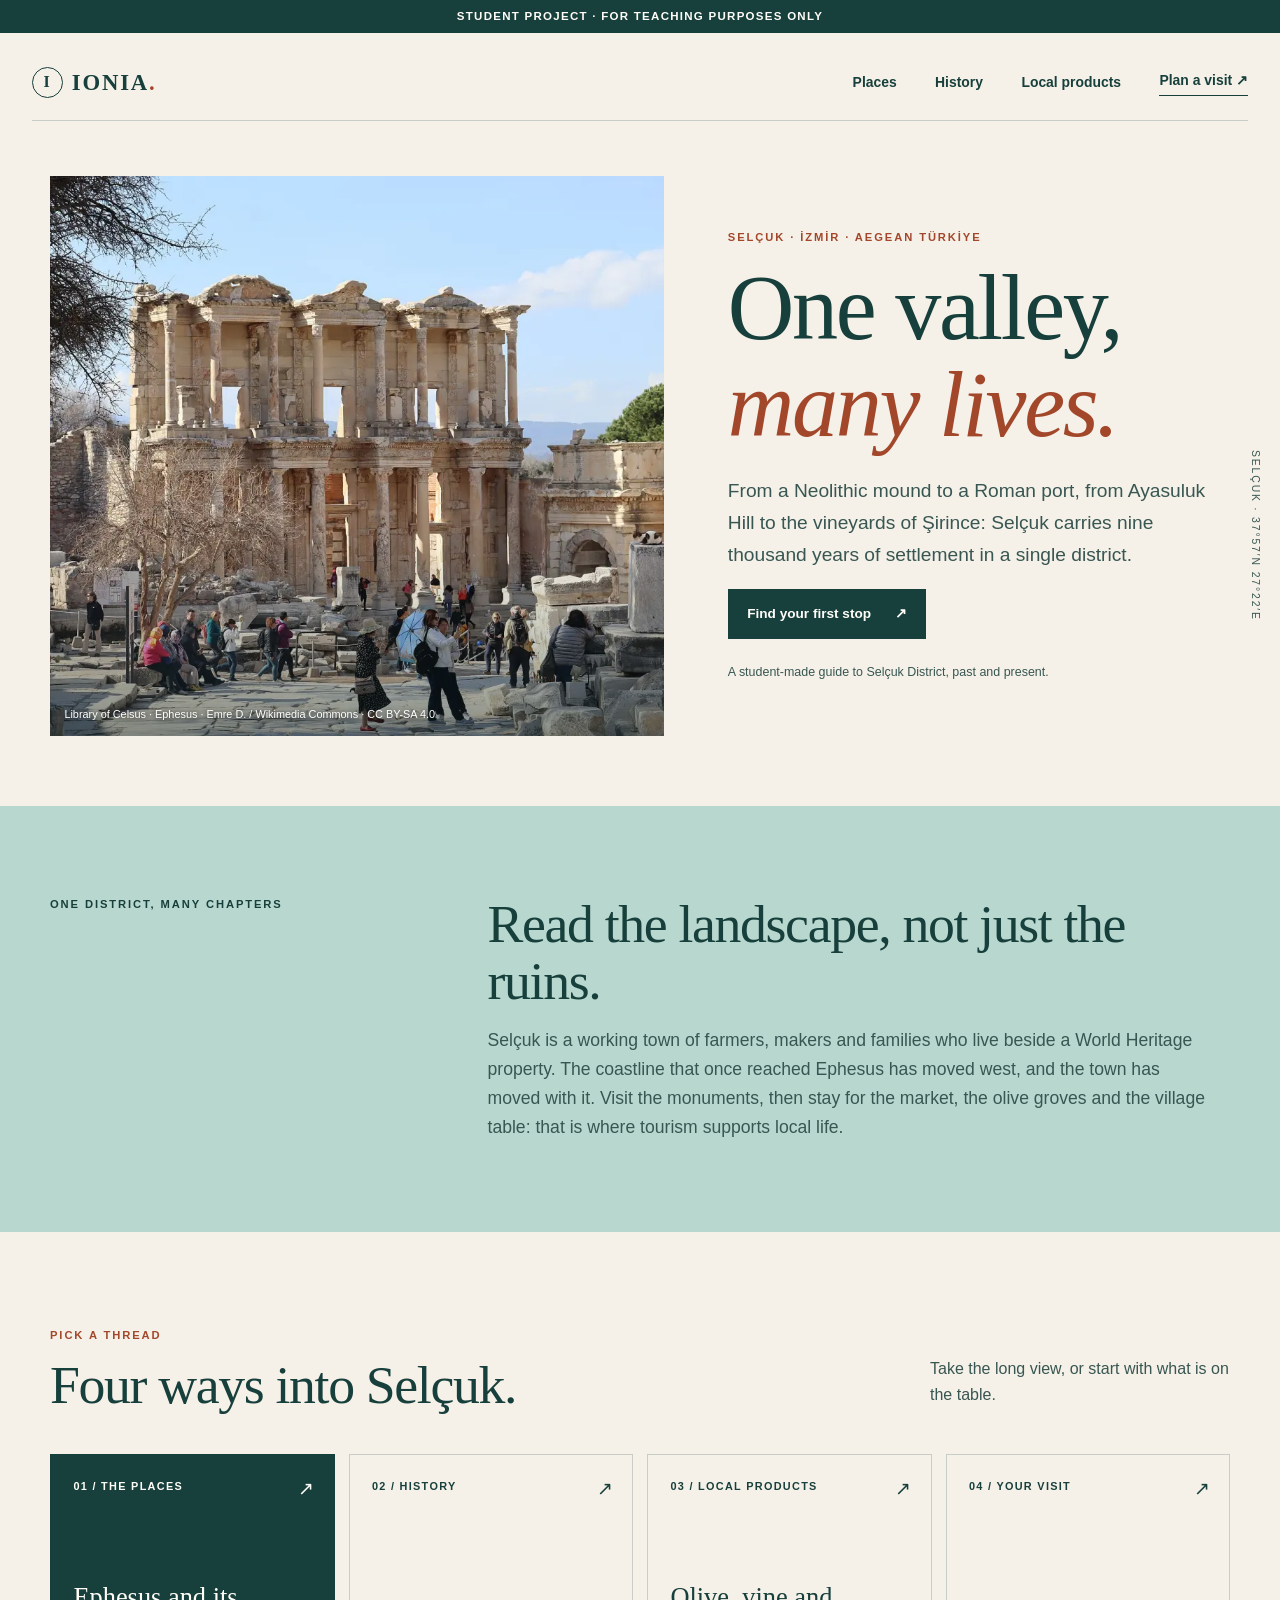
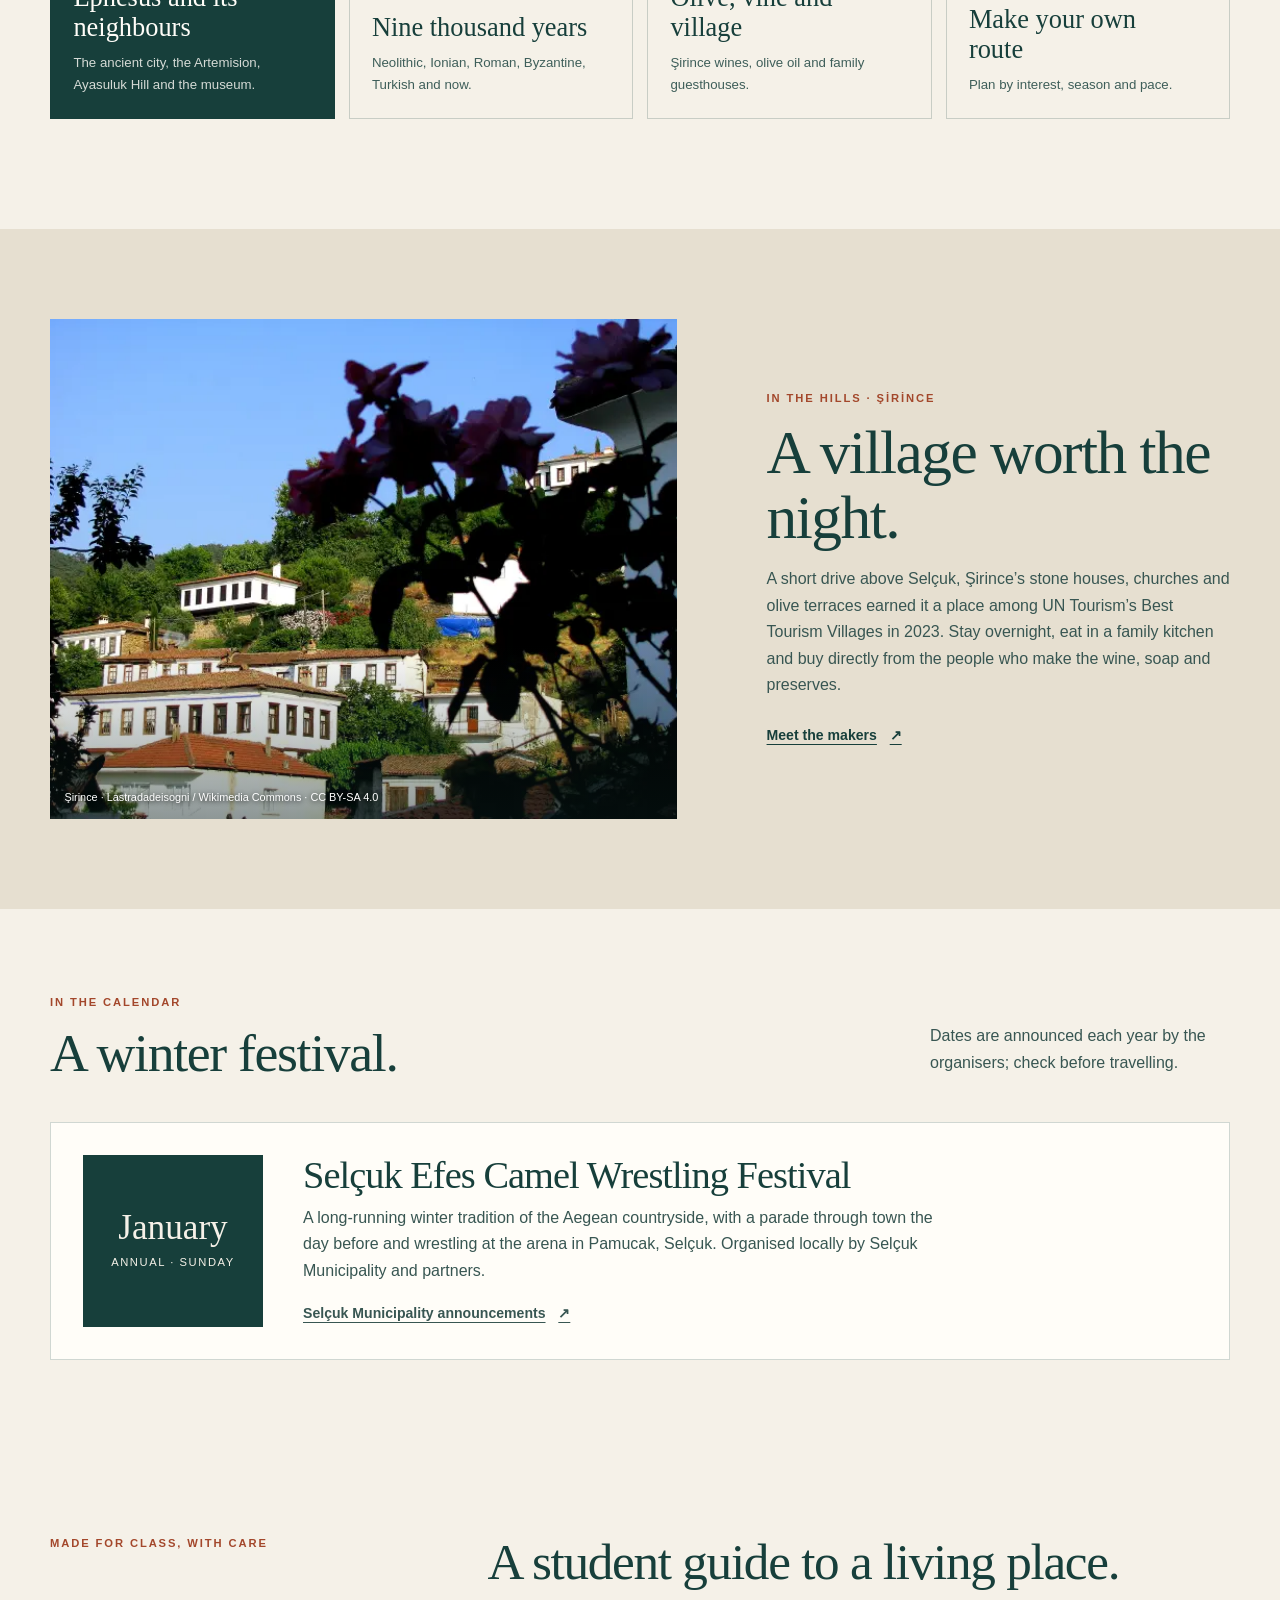
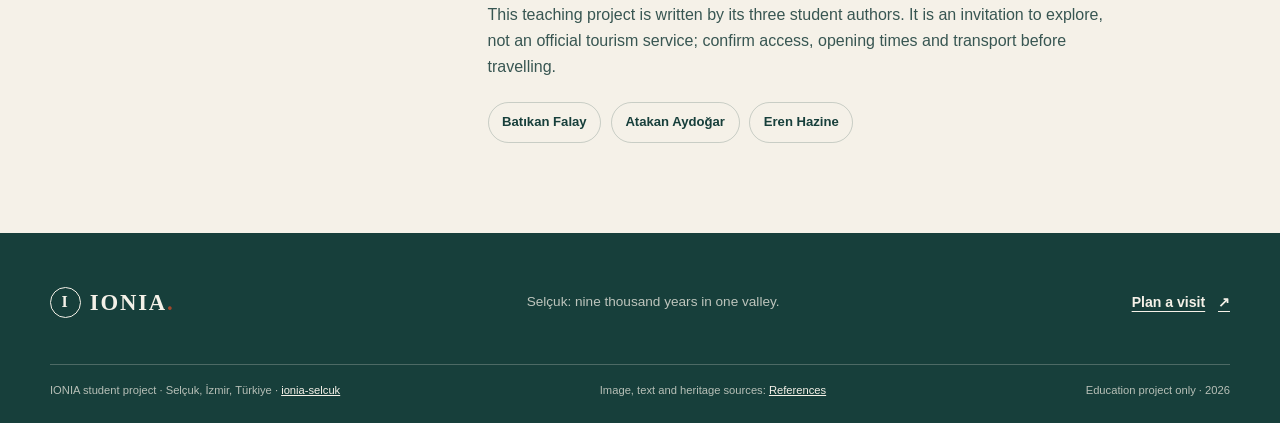
<file: index.html>
<!doctype html>
<html lang="en">
<head>
  <meta charset="utf-8">
  <meta name="viewport" content="width=device-width, initial-scale=1">
  <title>IONIA — Selçuk, nine thousand years by the Aegean</title>
  <meta name="description" content="Explore Selçuk, İzmir: the ancient city of Ephesus, Ayasuluk Hill, the village of Şirince, local olive oil and fruit wines.">
  <meta name="author" content="Batıkan Falay, Atakan Aydoğar, Eren Hazine">
  <meta name="robots" content="index, follow">
  <meta name="theme-color" content="#173f3b">
  <meta property="og:type" content="website">
  <meta property="og:locale" content="en_GB">
  <meta property="og:site_name" content="IONIA · Selçuk">
  <meta property="og:title" content="IONIA — Selçuk, nine thousand years by the Aegean">
  <meta property="og:description" content="Explore Selçuk, İzmir: the ancient city of Ephesus, Ayasuluk Hill, the village of Şirince, local olive oil and fruit wines.">
  <meta name="twitter:card" content="summary_large_image">
  <link rel="icon" href="assets/favicon.svg" type="image/svg+xml">
  <link rel="sitemap" type="application/xml" href="sitemap.xml">
  <link rel="stylesheet" href="styles.css">
  <script src="app.js" defer></script>
  <link rel="preload" as="image" href="assets/img/ephesus-celsus-1200.webp" imagesrcset="assets/img/ephesus-celsus-640.webp 640w, assets/img/ephesus-celsus-1200.webp 1200w" imagesizes="(max-width: 680px) 100vw, 55vw">
  <script type="application/ld+json">{"@context": "https://schema.org", "@type": "TouristDestination", "name": "Selçuk", "description": "District of İzmir Province, Türkiye, home to the UNESCO World Heritage property of Ephesus and the village of Şirince.", "geo": {"@type": "GeoCoordinates", "latitude": 37.9508, "longitude": 27.3686}, "containedInPlace": {"@type": "AdministrativeArea", "name": "İzmir Province, Türkiye"}, "includesAttraction": [{"@type": "TouristAttraction", "name": "Ancient City of Ephesus"}, {"@type": "TouristAttraction", "name": "Temple of Artemis (Artemision)"}, {"@type": "TouristAttraction", "name": "Ayasuluk Hill & Basilica of St John"}, {"@type": "TouristAttraction", "name": "İsa Bey Mosque"}, {"@type": "TouristAttraction", "name": "Ephesus Museum"}, {"@type": "TouristAttraction", "name": "Şirince village"}]}</script>
</head><body>
  <a class="skip-link" href="#main">Skip to content</a>
  <header class="site-header">
    <p class="teaching-note" role="note">Student project · For teaching purposes only</p>
    <div class="nav-shell">
      <a class="brand" href="index.html" aria-label="IONIA Selçuk, home"><span class="brand-mark" aria-hidden="true">Ι</span><span>IONIA<span class="brand-dot">.</span></span></a>
      <button class="menu-toggle" type="button" aria-expanded="false" aria-controls="primary-nav" data-menu-toggle><span>Menu</span><span class="menu-icon" aria-hidden="true"></span></button>
      <nav class="primary-nav" id="primary-nav" aria-label="Main navigation" data-menu><a href="places.html">Places</a><a href="layers.html">History</a><a href="table.html">Local products</a><a class="nav-plan" href="visit.html">Plan a visit <span aria-hidden="true">↗</span></a></nav>
    </div>
  </header>
  <main id="main">
    <section class="hero section-wrap" aria-labelledby="hero-title">
      <figure class="hero-image">
        <img src="assets/img/ephesus-celsus-1200.webp" srcset="assets/img/ephesus-celsus-640.webp 640w, assets/img/ephesus-celsus-1200.webp 1200w" sizes="(max-width: 680px) 100vw, 55vw" width="1200" height="800" alt="The ornate two-storey marble façade of the Library of Celsus at Ephesus" fetchpriority="high" decoding="async">
        <figcaption>Library of Celsus · Ephesus · Emre D. / Wikimedia Commons · CC BY-SA 4.0</figcaption>
      </figure>
      <div class="hero-copy">
        <p class="eyebrow">SELÇUK · İZMİR · AEGEAN TÜRKİYE</p>
        <h1 id="hero-title">One valley, <em>many lives.</em></h1>
        <p class="lede">From a Neolithic mound to a Roman port, from Ayasuluk Hill to the vineyards of Şirince: Selçuk carries nine thousand years of settlement in a single district.</p>
        <a class="button button-dark" href="places.html">Find your first stop <span aria-hidden="true">↗</span></a>
        <p class="hero-note">A student-made guide to Selçuk District, past and present.</p>
      </div>
      <div class="hero-side-label" aria-hidden="true">SELÇUK · 37°57′N 27°22′E</div>
    </section>

    <section class="intro-band" aria-labelledby="intro-title">
      <div class="section-wrap intro-grid">
        <p class="eyebrow">ONE DISTRICT, MANY CHAPTERS</p>
        <div><h2 id="intro-title">Read the landscape, not just the ruins.</h2><p>Selçuk is a working town of farmers, makers and families who live beside a World Heritage property. The coastline that once reached Ephesus has moved west, and the town has moved with it. Visit the monuments, then stay for the market, the olive groves and the village table: that is where tourism supports local life.</p></div>
      </div>
    </section>

    <section class="section-wrap pathways" aria-labelledby="path-title">
      <div class="section-heading"><div><p class="eyebrow">PICK A THREAD</p><h2 id="path-title">Four ways into Selçuk.</h2></div><p>Take the long view, or start with what is on the table.</p></div>
      <div class="path-grid">
        <a class="path-card path-feature" href="places.html"><span class="path-number">01 / THE PLACES</span><span class="path-title">Ephesus and its neighbours</span><span class="path-desc">The ancient city, the Artemision, Ayasuluk Hill and the museum.</span><span class="path-arrow" aria-hidden="true">↗</span></a>
        <a class="path-card" href="layers.html"><span class="path-number">02 / HISTORY</span><span class="path-title">Nine thousand years</span><span class="path-desc">Neolithic, Ionian, Roman, Byzantine, Turkish and now.</span><span class="path-arrow" aria-hidden="true">↗</span></a>
        <a class="path-card" href="table.html"><span class="path-number">03 / LOCAL PRODUCTS</span><span class="path-title">Olive, vine and village</span><span class="path-desc">Şirince wines, olive oil and family guesthouses.</span><span class="path-arrow" aria-hidden="true">↗</span></a>
        <a class="path-card" href="visit.html"><span class="path-number">04 / YOUR VISIT</span><span class="path-title">Make your own route</span><span class="path-desc">Plan by interest, season and pace.</span><span class="path-arrow" aria-hidden="true">↗</span></a>
      </div>
    </section>

    <section class="feature-band" aria-labelledby="feature-title">
      <div class="section-wrap feature-grid">
        <figure class="feature-image"><img src="assets/img/sirince-1200.webp" srcset="assets/img/sirince-640.webp 640w, assets/img/sirince-1200.webp 1200w" sizes="(max-width: 680px) 100vw, 50vw" width="1200" height="900" alt="Whitewashed houses with tiled roofs spread across a green hillside in Şirince" loading="lazy" decoding="async"><figcaption>Şirince · Lastradadeisogni / Wikimedia Commons · CC BY-SA 4.0</figcaption></figure>
        <div class="feature-copy"><p class="eyebrow">IN THE HILLS · ŞİRİNCE</p><h2 id="feature-title">A village worth the night.</h2><p>A short drive above Selçuk, Şirince’s stone houses, churches and olive terraces earned it a place among UN Tourism’s Best Tourism Villages in 2023. Stay overnight, eat in a family kitchen and buy directly from the people who make the wine, soap and preserves.</p><a class="text-link" href="table.html">Meet the makers <span aria-hidden="true">↗</span></a></div>
      </div>
    </section>

    <section class="section-wrap event-band" aria-labelledby="event-title">
      <div class="section-heading"><div><p class="eyebrow">IN THE CALENDAR</p><h2 id="event-title">A winter festival.</h2></div><p>Dates are announced each year by the organisers; check before travelling.</p></div>
      <article class="event-card h-event">
        <div class="event-date"><time class="dt-start month" datetime="2027-01">January</time><small>Annual · Sunday</small></div>
        <div>
          <h3 class="p-name">Selçuk Efes Camel Wrestling Festival</h3>
          <p class="p-summary">A long-running winter tradition of the Aegean countryside, with a parade through town the day before and wrestling at the arena in <span class="p-location h-card"><span class="p-name">Pamucak</span>, <span class="p-locality">Selçuk</span></span>. Organised locally by Selçuk Municipality and partners.</p>
          <p><a class="text-link" href="https://www.selcuk.bel.tr/" target="_blank" rel="noopener noreferrer">Selçuk Municipality announcements <span class="sr-only">(opens in a new tab)</span><span aria-hidden="true">↗</span></a></p>
        </div>
      </article>
    </section>

    <section class="section-wrap authors" aria-labelledby="authors-title">
      <p class="eyebrow">MADE FOR CLASS, WITH CARE</p><div><h2 id="authors-title">A student guide to a living place.</h2><p>This teaching project is written by its three student authors. It is an invitation to explore, not an official tourism service; confirm access, opening times and transport before travelling.</p><ul class="author-list"><li class="h-card"><span class="p-name">Batıkan Falay</span></li><li class="h-card"><span class="p-name">Atakan Aydoğar</span></li><li class="h-card"><span class="p-name">Eren Hazine</span></li></ul></div>
    </section>
  </main>
  <footer class="site-footer">
    <div class="section-wrap footer-main"><a class="brand brand-footer" href="index.html" aria-label="IONIA Selçuk, home"><span class="brand-mark" aria-hidden="true">Ι</span><span>IONIA<span class="brand-dot">.</span></span></a><p>Selçuk: nine thousand years in one valley.</p><a class="text-link text-link-light" href="visit.html">Plan a visit <span aria-hidden="true">↗</span></a></div>
    <div class="section-wrap footer-bottom">
      <p class="h-card"><span class="p-name p-org">IONIA student project</span> · <span class="p-adr h-adr"><span class="p-locality">Selçuk</span>, <span class="p-region">İzmir</span>, <span class="p-country-name">Türkiye</span></span> · <a class="u-url" href="index.html">ionia-selcuk</a></p>
      <p>Image, text and heritage sources: <a href="references.html">References</a></p>
      <p>Education project only · 2026</p>
    </div>
  </footer>
</body>
</html>
</file>
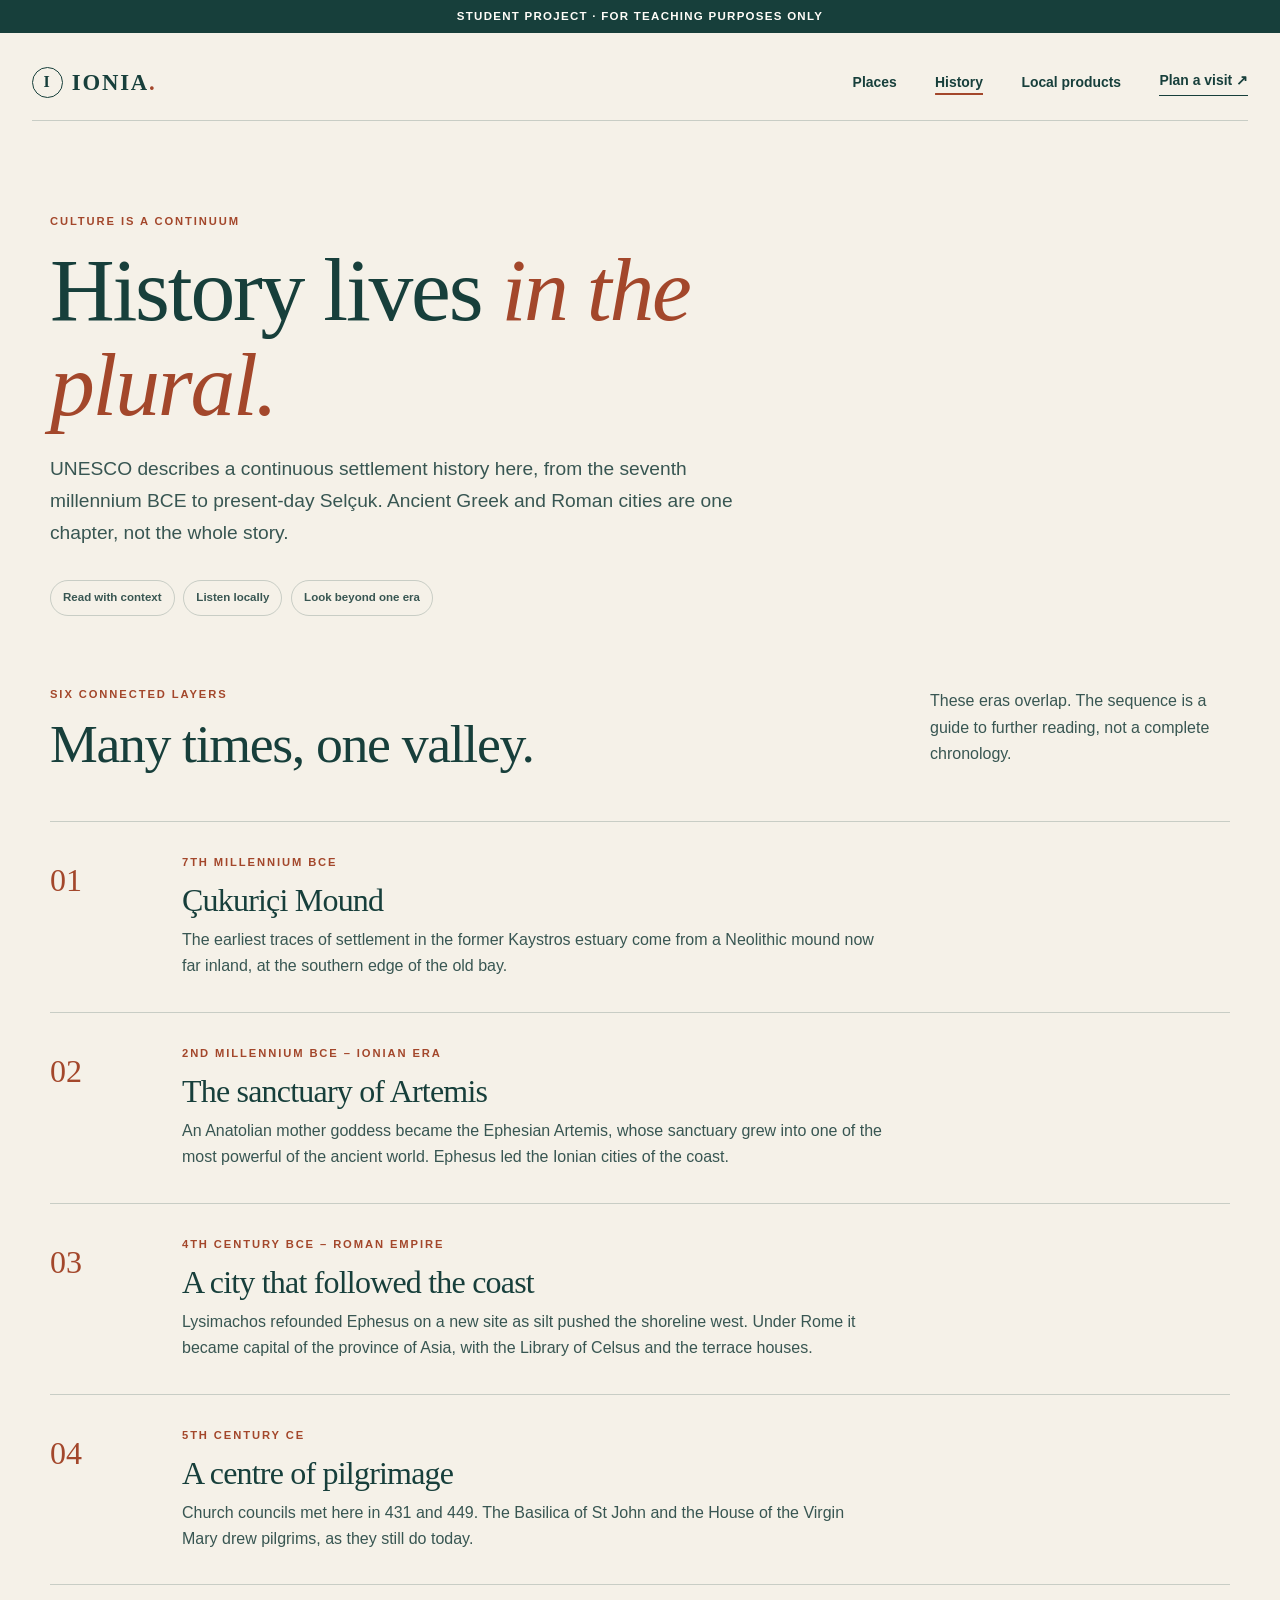
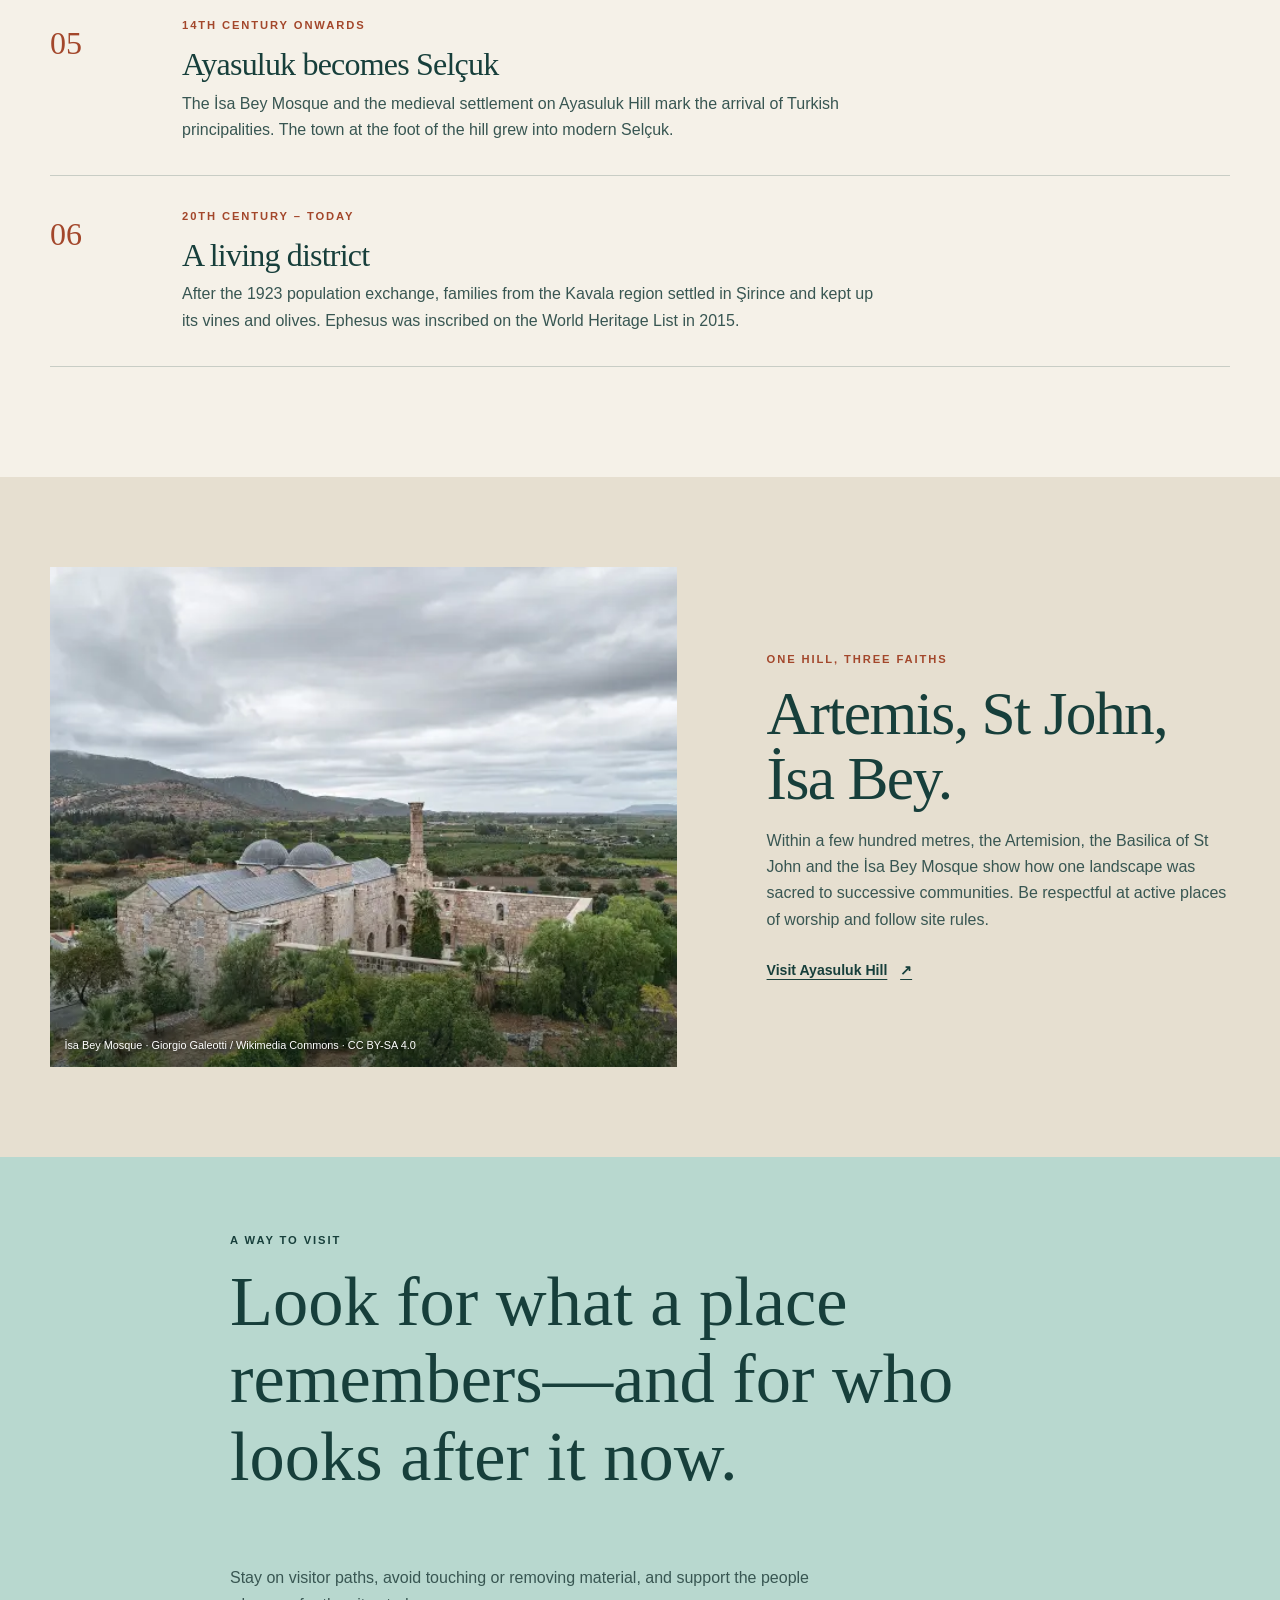
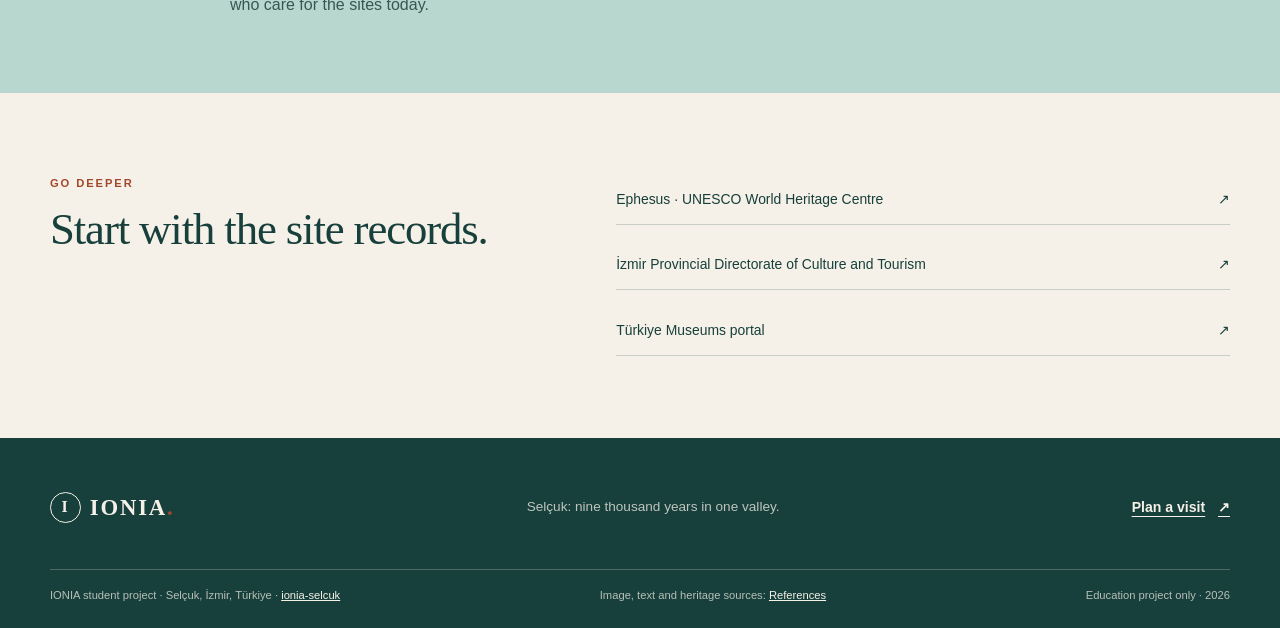
<file: layers.html>
<!doctype html>
<html lang="en">
<head>
  <meta charset="utf-8">
  <meta name="viewport" content="width=device-width, initial-scale=1">
  <title>History — IONIA, Selçuk</title>
  <meta name="description" content="Nine thousand years of settlement in Selçuk: from Çukuriçi Mound and the Artemision to Roman Ephesus, Ayasuluk Hill and modern Şirince.">
  <meta name="author" content="Batıkan Falay, Atakan Aydoğar, Eren Hazine">
  <meta name="robots" content="index, follow">
  <meta name="theme-color" content="#173f3b">
  <meta property="og:type" content="website">
  <meta property="og:locale" content="en_GB">
  <meta property="og:site_name" content="IONIA · Selçuk">
  <meta property="og:title" content="History — IONIA, Selçuk">
  <meta property="og:description" content="Nine thousand years of settlement in Selçuk: from Çukuriçi Mound and the Artemision to Roman Ephesus, Ayasuluk Hill and modern Şirince.">
  <meta name="twitter:card" content="summary_large_image">
  <link rel="icon" href="assets/favicon.svg" type="image/svg+xml">
  <link rel="sitemap" type="application/xml" href="sitemap.xml">
  <link rel="stylesheet" href="styles.css">
  <script src="app.js" defer></script>
</head><body>
  <a class="skip-link" href="#main">Skip to content</a>
  <header class="site-header">
    <p class="teaching-note" role="note">Student project · For teaching purposes only</p>
    <div class="nav-shell">
      <a class="brand" href="index.html" aria-label="IONIA Selçuk, home"><span class="brand-mark" aria-hidden="true">Ι</span><span>IONIA<span class="brand-dot">.</span></span></a>
      <button class="menu-toggle" type="button" aria-expanded="false" aria-controls="primary-nav" data-menu-toggle><span>Menu</span><span class="menu-icon" aria-hidden="true"></span></button>
      <nav class="primary-nav" id="primary-nav" aria-label="Main navigation" data-menu><a href="places.html">Places</a><a href="layers.html" aria-current="page">History</a><a href="table.html">Local products</a><a class="nav-plan" href="visit.html">Plan a visit <span aria-hidden="true">↗</span></a></nav>
    </div>
  </header>
  <main id="main">
    <section class="page-hero section-wrap" aria-labelledby="page-title"><p class="eyebrow">CULTURE IS A CONTINUUM</p><h1 id="page-title">History lives <em>in the plural.</em></h1><p class="lede">UNESCO describes a continuous settlement history here, from the seventh millennium BCE to present-day Selçuk. Ancient Greek and Roman cities are one chapter, not the whole story.</p><div class="page-meta"><span>Read with context</span><span>Listen locally</span><span>Look beyond one era</span></div></section>
    <section class="section-wrap timeline-section" aria-labelledby="layers-heading"><div class="section-heading"><div><p class="eyebrow">SIX CONNECTED LAYERS</p><h2 id="layers-heading">Many times, one valley.</h2></div><p>These eras overlap. The sequence is a guide to further reading, not a complete chronology.</p></div>
      <ol class="story-timeline"><li><span class="timeline-index">01</span><div><p class="eyebrow">7TH MILLENNIUM BCE</p><h3>Çukuriçi Mound</h3><p>The earliest traces of settlement in the former Kaystros estuary come from a Neolithic mound now far inland, at the southern edge of the old bay.</p></div></li><li><span class="timeline-index">02</span><div><p class="eyebrow">2ND MILLENNIUM BCE – IONIAN ERA</p><h3>The sanctuary of Artemis</h3><p>An Anatolian mother goddess became the Ephesian Artemis, whose sanctuary grew into one of the most powerful of the ancient world. Ephesus led the Ionian cities of the coast.</p></div></li><li><span class="timeline-index">03</span><div><p class="eyebrow">4TH CENTURY BCE – ROMAN EMPIRE</p><h3>A city that followed the coast</h3><p>Lysimachos refounded Ephesus on a new site as silt pushed the shoreline west. Under Rome it became capital of the province of Asia, with the Library of Celsus and the terrace houses.</p></div></li><li><span class="timeline-index">04</span><div><p class="eyebrow">5TH CENTURY CE</p><h3>A centre of pilgrimage</h3><p>Church councils met here in 431 and 449. The Basilica of St John and the House of the Virgin Mary drew pilgrims, as they still do today.</p></div></li><li><span class="timeline-index">05</span><div><p class="eyebrow">14TH CENTURY ONWARDS</p><h3>Ayasuluk becomes Selçuk</h3><p>The İsa Bey Mosque and the medieval settlement on Ayasuluk Hill mark the arrival of Turkish principalities. The town at the foot of the hill grew into modern Selçuk.</p></div></li><li><span class="timeline-index">06</span><div><p class="eyebrow">20TH CENTURY – TODAY</p><h3>A living district</h3><p>After the 1923 population exchange, families from the Kavala region settled in Şirince and kept up its vines and olives. Ephesus was inscribed on the World Heritage List in 2015.</p></div></li></ol>
    </section>
    <section class="feature-band" aria-labelledby="ayasuluk-title">
      <div class="section-wrap feature-grid">
        <figure class="feature-image"><img src="assets/img/isa-bey-mosque-1200.webp" srcset="assets/img/isa-bey-mosque-640.webp 640w, assets/img/isa-bey-mosque-1200.webp 1200w" sizes="(max-width: 680px) 100vw, 50vw" width="1200" height="799" alt="Stone façade and minaret of the İsa Bey Mosque in Selçuk" loading="lazy" decoding="async"><figcaption>İsa Bey Mosque · Giorgio Galeotti / Wikimedia Commons · CC BY-SA 4.0</figcaption></figure>
        <div class="feature-copy"><p class="eyebrow">ONE HILL, THREE FAITHS</p><h2 id="ayasuluk-title">Artemis, St John, İsa Bey.</h2><p>Within a few hundred metres, the Artemision, the Basilica of St John and the İsa Bey Mosque show how one landscape was sacred to successive communities. Be respectful at active places of worship and follow site rules.</p><a class="text-link" href="places.html#ayasuluk">Visit Ayasuluk Hill <span aria-hidden="true">↗</span></a></div>
      </div>
    </section>
    <section class="quote-band" aria-label="Visiting with care"><div class="section-wrap quote-inner"><p class="eyebrow">A WAY TO VISIT</p><blockquote><p>Look for what a place remembers—and for who looks after it now.</p></blockquote><p>Stay on visitor paths, avoid touching or removing material, and support the people who care for the sites today.</p></div></section>
    <section class="section-wrap reading-card" aria-labelledby="reading-title"><div><p class="eyebrow">GO DEEPER</p><h2 id="reading-title">Start with the site records.</h2></div><div class="reading-links"><a href="https://whc.unesco.org/en/list/1018/" target="_blank" rel="noopener noreferrer">Ephesus · UNESCO World Heritage Centre <span class="sr-only">(opens in a new tab)</span><span aria-hidden="true">↗</span></a><a href="https://izmir.ktb.gov.tr/" target="_blank" rel="noopener noreferrer">İzmir Provincial Directorate of Culture and Tourism <span class="sr-only">(opens in a new tab)</span><span aria-hidden="true">↗</span></a><a href="https://muze.gov.tr/" target="_blank" rel="noopener noreferrer">Türkiye Museums portal <span class="sr-only">(opens in a new tab)</span><span aria-hidden="true">↗</span></a></div></section>
  </main>
  <footer class="site-footer">
    <div class="section-wrap footer-main"><a class="brand brand-footer" href="index.html" aria-label="IONIA Selçuk, home"><span class="brand-mark" aria-hidden="true">Ι</span><span>IONIA<span class="brand-dot">.</span></span></a><p>Selçuk: nine thousand years in one valley.</p><a class="text-link text-link-light" href="visit.html">Plan a visit <span aria-hidden="true">↗</span></a></div>
    <div class="section-wrap footer-bottom">
      <p class="h-card"><span class="p-name p-org">IONIA student project</span> · <span class="p-adr h-adr"><span class="p-locality">Selçuk</span>, <span class="p-region">İzmir</span>, <span class="p-country-name">Türkiye</span></span> · <a class="u-url" href="index.html">ionia-selcuk</a></p>
      <p>Image, text and heritage sources: <a href="references.html">References</a></p>
      <p>Education project only · 2026</p>
    </div>
  </footer>
</body>
</html>
</file>
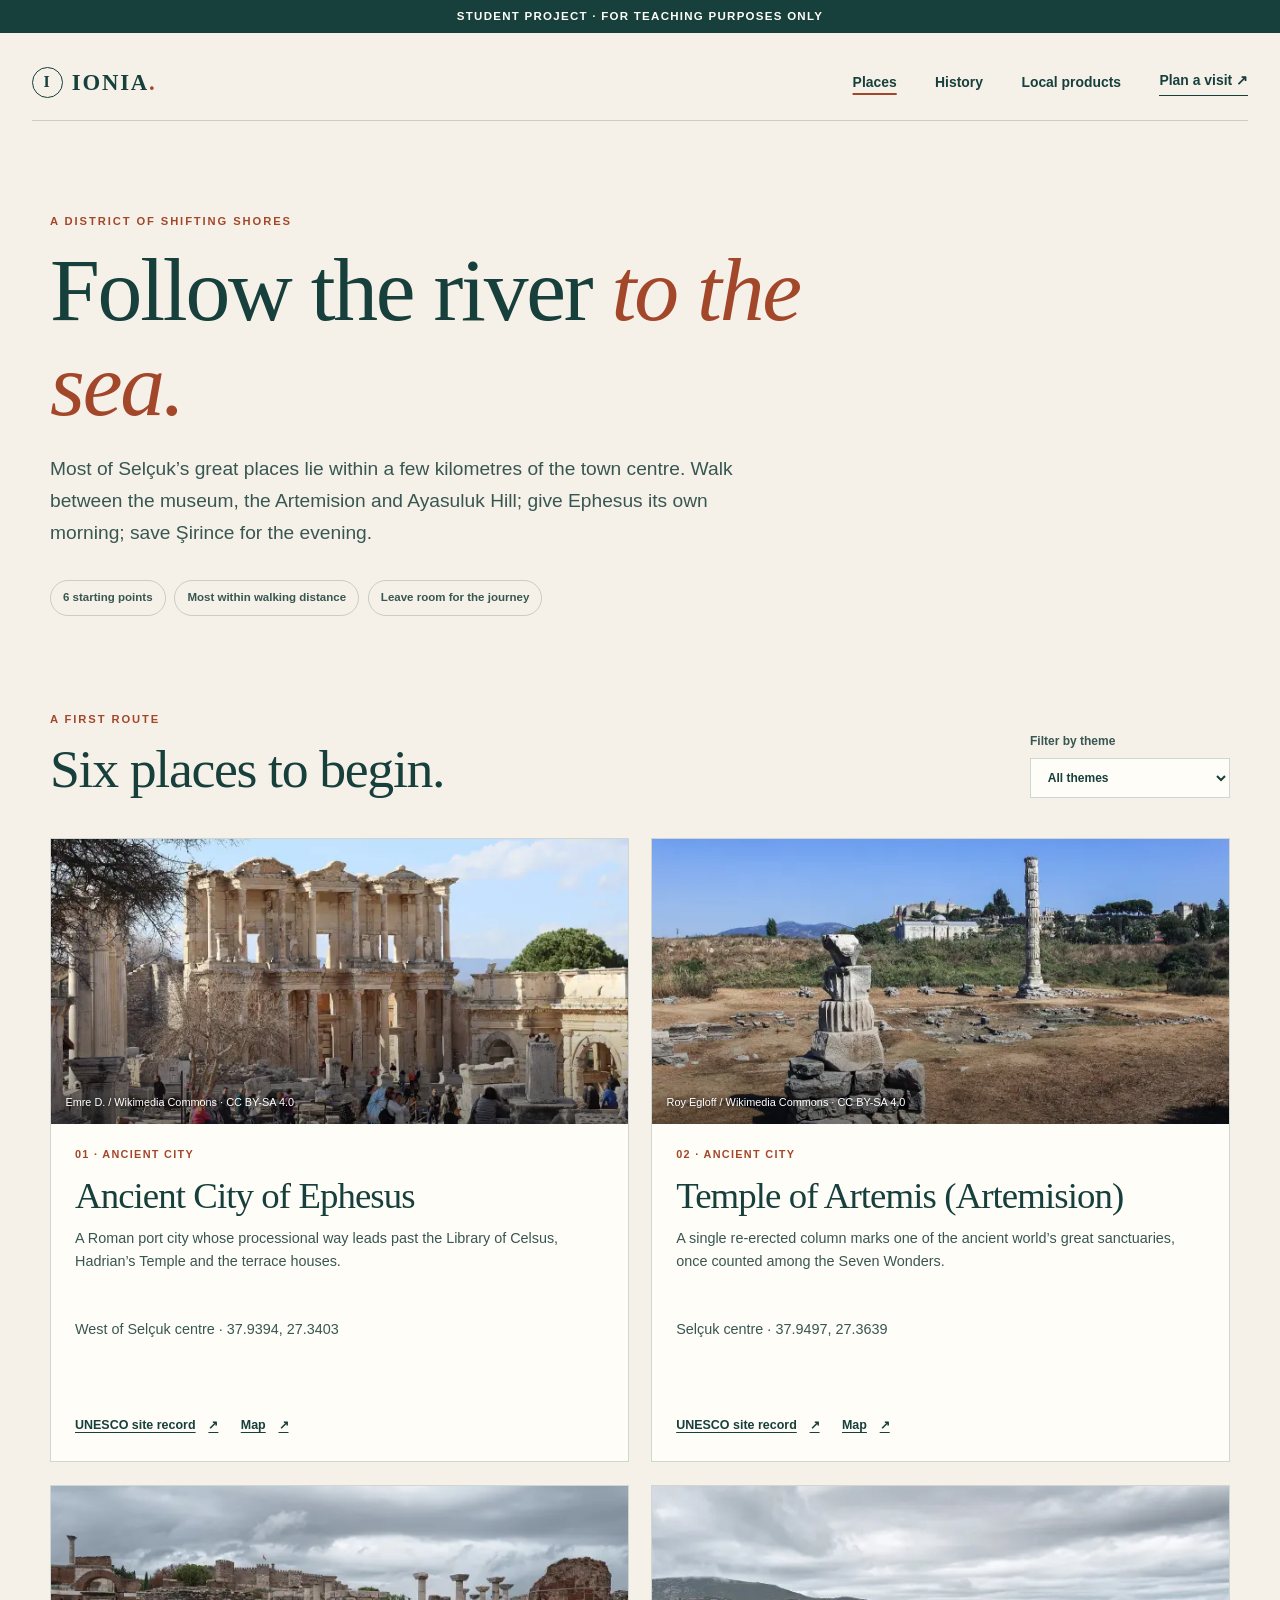
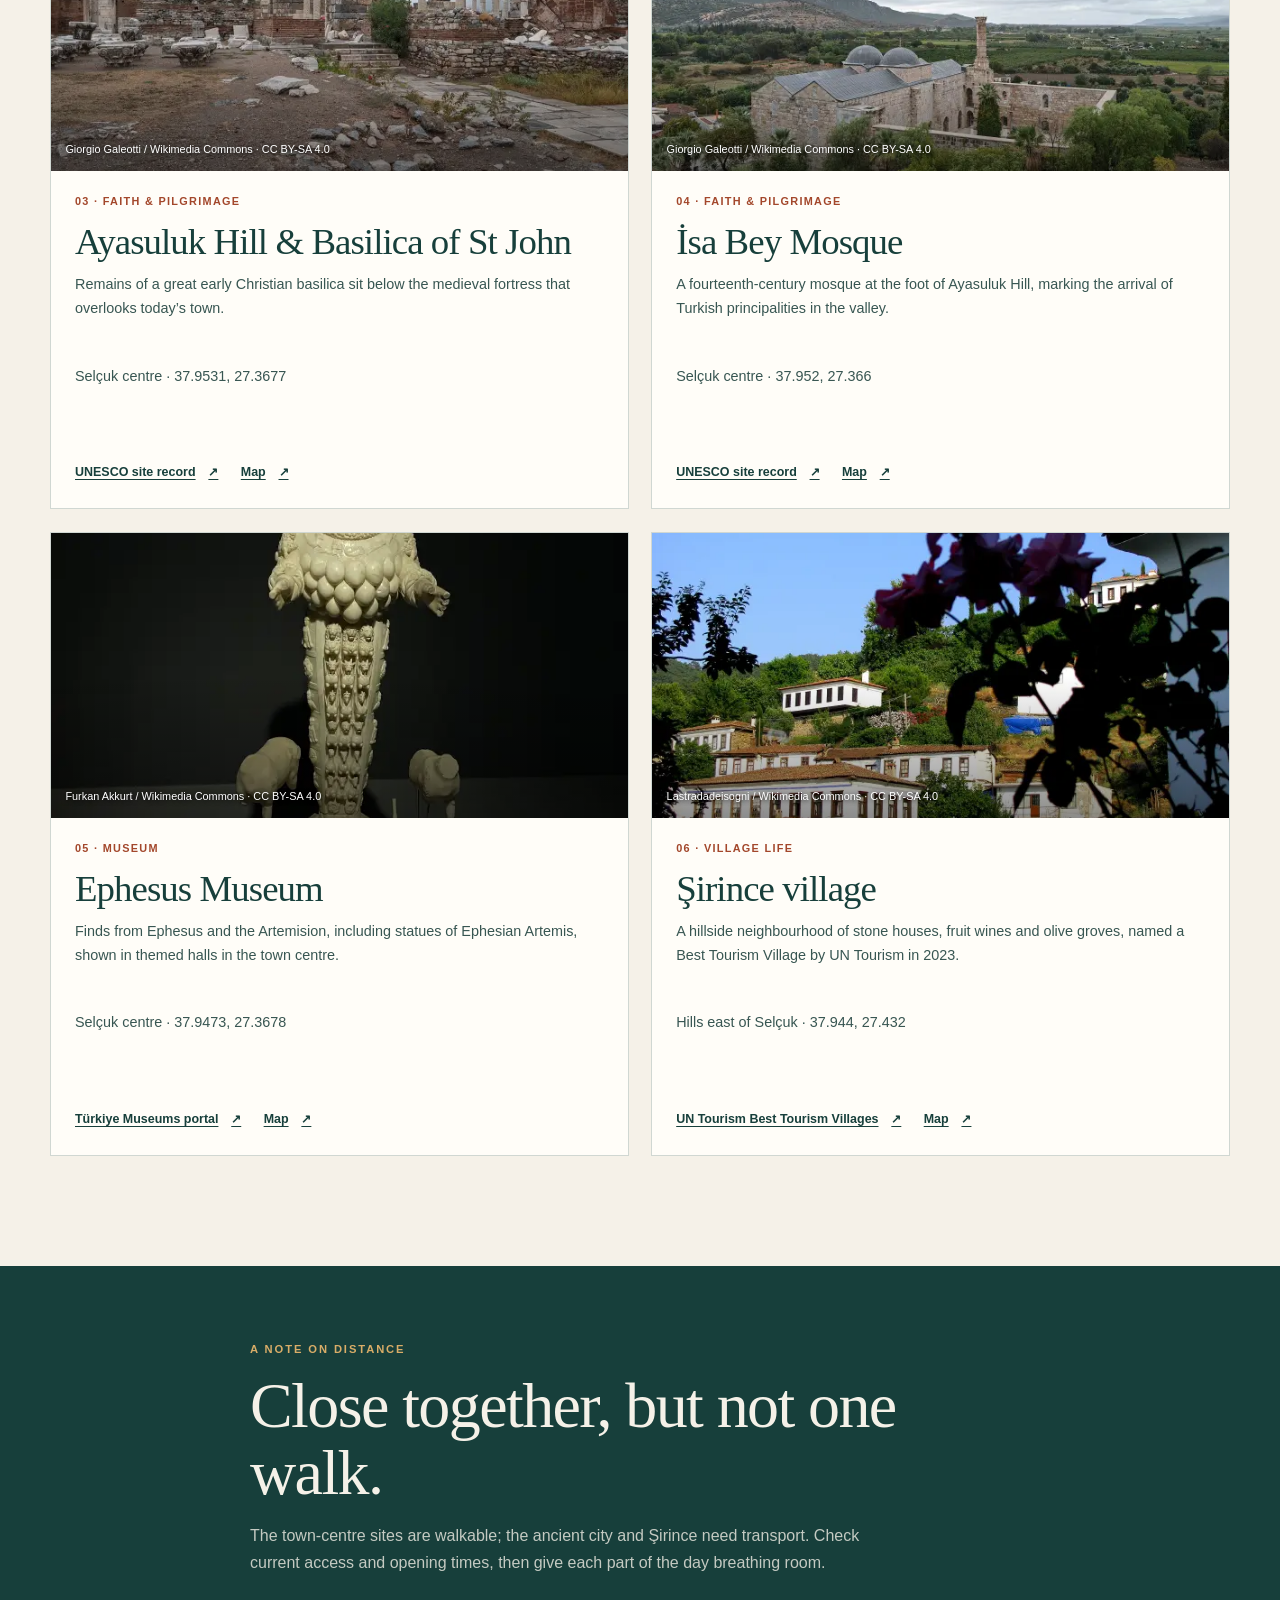
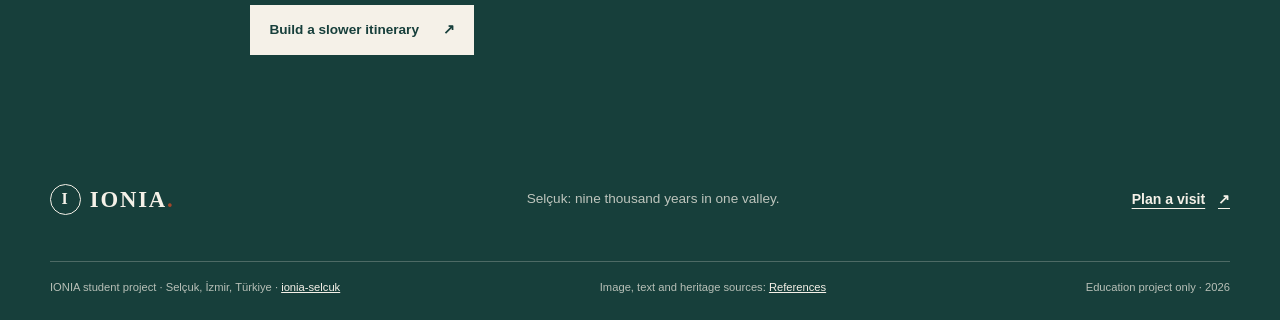
<file: places.html>
<!doctype html>
<html lang="en">
<head>
  <meta charset="utf-8">
  <meta name="viewport" content="width=device-width, initial-scale=1">
  <title>Places — IONIA, Selçuk</title>
  <meta name="description" content="Six places to begin in Selçuk: the ancient city of Ephesus, the Artemision, Ayasuluk Hill, İsa Bey Mosque, Ephesus Museum and Şirince.">
  <meta name="author" content="Batıkan Falay, Atakan Aydoğar, Eren Hazine">
  <meta name="robots" content="index, follow">
  <meta name="theme-color" content="#173f3b">
  <meta property="og:type" content="website">
  <meta property="og:locale" content="en_GB">
  <meta property="og:site_name" content="IONIA · Selçuk">
  <meta property="og:title" content="Places — IONIA, Selçuk">
  <meta property="og:description" content="Six places to begin in Selçuk: the ancient city of Ephesus, the Artemision, Ayasuluk Hill, İsa Bey Mosque, Ephesus Museum and Şirince.">
  <meta name="twitter:card" content="summary_large_image">
  <link rel="icon" href="assets/favicon.svg" type="image/svg+xml">
  <link rel="sitemap" type="application/xml" href="sitemap.xml">
  <link rel="stylesheet" href="styles.css">
  <script src="app.js" defer></script>
</head><body>
  <a class="skip-link" href="#main">Skip to content</a>
  <header class="site-header">
    <p class="teaching-note" role="note">Student project · For teaching purposes only</p>
    <div class="nav-shell">
      <a class="brand" href="index.html" aria-label="IONIA Selçuk, home"><span class="brand-mark" aria-hidden="true">Ι</span><span>IONIA<span class="brand-dot">.</span></span></a>
      <button class="menu-toggle" type="button" aria-expanded="false" aria-controls="primary-nav" data-menu-toggle><span>Menu</span><span class="menu-icon" aria-hidden="true"></span></button>
      <nav class="primary-nav" id="primary-nav" aria-label="Main navigation" data-menu><a href="places.html" aria-current="page">Places</a><a href="layers.html">History</a><a href="table.html">Local products</a><a class="nav-plan" href="visit.html">Plan a visit <span aria-hidden="true">↗</span></a></nav>
    </div>
  </header>
  <main id="main">
    <section class="page-hero section-wrap" aria-labelledby="page-title"><p class="eyebrow">A DISTRICT OF SHIFTING SHORES</p><h1 id="page-title">Follow the river <em>to the sea.</em></h1><p class="lede">Most of Selçuk’s great places lie within a few kilometres of the town centre. Walk between the museum, the Artemision and Ayasuluk Hill; give Ephesus its own morning; save Şirince for the evening.</p><div class="page-meta"><span>6 starting points</span><span>Most within walking distance</span><span>Leave room for the journey</span></div></section>
    <section class="section-wrap place-list" aria-labelledby="places-title">
      <div class="section-heading"><div><p class="eyebrow">A FIRST ROUTE</p><h2 id="places-title">Six places to begin.</h2></div><label class="filter-label" for="place-filter">Filter by theme<select id="place-filter" data-place-filter><option value="all">All themes</option><option value="ancient">Ancient cities</option><option value="faith">Faith &amp; pilgrimage</option><option value="museum">Museums</option><option value="village">Village life</option></select></label></div>
      <p class="sr-only" aria-live="polite" data-filter-status>Showing all six places.</p>
      <div class="place-grid" data-place-grid>
        <article class="place-card h-card" id="ephesus" data-type="ancient"><figure><img src="assets/img/ephesus-celsus-640.webp" srcset="assets/img/ephesus-celsus-640.webp 640w, assets/img/ephesus-celsus-1200.webp 1200w" sizes="(max-width: 680px) 100vw, 50vw" width="1200" height="800" alt="The two-storey marble façade of the Library of Celsus at Ephesus" loading="lazy" decoding="async"><figcaption>Emre D. / Wikimedia Commons · CC BY-SA 4.0</figcaption></figure><div class="place-content"><span class="place-kicker">01 · ANCIENT CITY</span><h3 class="p-name">Ancient City of Ephesus</h3><p class="p-note">A Roman port city whose processional way leads past the Library of Celsus, Hadrian’s Temple and the terrace houses.</p><p class="place-geo"><span class="p-locality">West of Selçuk centre</span> · <span class="h-geo p-geo"><span class="p-latitude">37.9394</span>, <span class="p-longitude">27.3403</span></span></p><div class="place-links"><a class="text-link" href="https://whc.unesco.org/en/list/1018/" target="_blank" rel="noopener noreferrer">UNESCO site record <span class="sr-only">(opens in a new tab)</span><span aria-hidden="true">↗</span></a><a class="text-link" href="https://www.openstreetmap.org/?mlat=37.9394&amp;mlon=27.3403#map=16/37.9394/27.3403" target="_blank" rel="noopener noreferrer">Map <span class="sr-only">of Ancient City of Ephesus</span><span class="sr-only"> (opens in a new tab)</span><span aria-hidden="true">↗</span></a></div></div></article>
        <article class="place-card h-card" id="artemision" data-type="ancient"><figure><img src="assets/img/artemision-640.webp" srcset="assets/img/artemision-640.webp 640w, assets/img/artemision-1200.webp 1200w" sizes="(max-width: 680px) 100vw, 50vw" width="1200" height="800" alt="A lone re-erected column standing in the marshy field of the Artemision" loading="lazy" decoding="async"><figcaption>Roy Egloff / Wikimedia Commons · CC BY-SA 4.0</figcaption></figure><div class="place-content"><span class="place-kicker">02 · ANCIENT CITY</span><h3 class="p-name">Temple of Artemis (Artemision)</h3><p class="p-note">A single re-erected column marks one of the ancient world’s great sanctuaries, once counted among the Seven Wonders.</p><p class="place-geo"><span class="p-locality">Selçuk centre</span> · <span class="h-geo p-geo"><span class="p-latitude">37.9497</span>, <span class="p-longitude">27.3639</span></span></p><div class="place-links"><a class="text-link" href="https://whc.unesco.org/en/list/1018/" target="_blank" rel="noopener noreferrer">UNESCO site record <span class="sr-only">(opens in a new tab)</span><span aria-hidden="true">↗</span></a><a class="text-link" href="https://www.openstreetmap.org/?mlat=37.9497&amp;mlon=27.3639#map=16/37.9497/27.3639" target="_blank" rel="noopener noreferrer">Map <span class="sr-only">of Temple of Artemis (Artemision)</span><span class="sr-only"> (opens in a new tab)</span><span aria-hidden="true">↗</span></a></div></div></article>
        <article class="place-card h-card" id="ayasuluk" data-type="faith"><figure><img src="assets/img/st-john-basilica-640.webp" srcset="assets/img/st-john-basilica-640.webp 640w, assets/img/st-john-basilica-1200.webp 1200w" sizes="(max-width: 680px) 100vw, 50vw" width="1200" height="800" alt="Columns and brick walls of the Basilica of St John on Ayasuluk Hill" loading="lazy" decoding="async"><figcaption>Giorgio Galeotti / Wikimedia Commons · CC BY-SA 4.0</figcaption></figure><div class="place-content"><span class="place-kicker">03 · FAITH & PILGRIMAGE</span><h3 class="p-name">Ayasuluk Hill & Basilica of St John</h3><p class="p-note">Remains of a great early Christian basilica sit below the medieval fortress that overlooks today’s town.</p><p class="place-geo"><span class="p-locality">Selçuk centre</span> · <span class="h-geo p-geo"><span class="p-latitude">37.9531</span>, <span class="p-longitude">27.3677</span></span></p><div class="place-links"><a class="text-link" href="https://whc.unesco.org/en/list/1018/" target="_blank" rel="noopener noreferrer">UNESCO site record <span class="sr-only">(opens in a new tab)</span><span aria-hidden="true">↗</span></a><a class="text-link" href="https://www.openstreetmap.org/?mlat=37.9531&amp;mlon=27.3677#map=16/37.9531/27.3677" target="_blank" rel="noopener noreferrer">Map <span class="sr-only">of Ayasuluk Hill & Basilica of St John</span><span class="sr-only"> (opens in a new tab)</span><span aria-hidden="true">↗</span></a></div></div></article>
        <article class="place-card h-card" id="isa-bey" data-type="faith"><figure><img src="assets/img/isa-bey-mosque-640.webp" srcset="assets/img/isa-bey-mosque-640.webp 640w, assets/img/isa-bey-mosque-1200.webp 1200w" sizes="(max-width: 680px) 100vw, 50vw" width="1200" height="799" alt="Stone façade and minaret of the İsa Bey Mosque in Selçuk" loading="lazy" decoding="async"><figcaption>Giorgio Galeotti / Wikimedia Commons · CC BY-SA 4.0</figcaption></figure><div class="place-content"><span class="place-kicker">04 · FAITH & PILGRIMAGE</span><h3 class="p-name">İsa Bey Mosque</h3><p class="p-note">A fourteenth-century mosque at the foot of Ayasuluk Hill, marking the arrival of Turkish principalities in the valley.</p><p class="place-geo"><span class="p-locality">Selçuk centre</span> · <span class="h-geo p-geo"><span class="p-latitude">37.952</span>, <span class="p-longitude">27.366</span></span></p><div class="place-links"><a class="text-link" href="https://whc.unesco.org/en/list/1018/" target="_blank" rel="noopener noreferrer">UNESCO site record <span class="sr-only">(opens in a new tab)</span><span aria-hidden="true">↗</span></a><a class="text-link" href="https://www.openstreetmap.org/?mlat=37.952&amp;mlon=27.366#map=16/37.952/27.366" target="_blank" rel="noopener noreferrer">Map <span class="sr-only">of İsa Bey Mosque</span><span class="sr-only"> (opens in a new tab)</span><span aria-hidden="true">↗</span></a></div></div></article>
        <article class="place-card h-card" id="museum" data-type="museum"><figure><img src="assets/img/artemis-museum-640.webp" srcset="assets/img/artemis-museum-640.webp 640w, assets/img/artemis-museum-1200.webp 1200w" sizes="(max-width: 680px) 100vw, 50vw" width="1200" height="1600" alt="Marble statue of Ephesian Artemis displayed in the Ephesus Museum" loading="lazy" decoding="async"><figcaption>Furkan Akkurt / Wikimedia Commons · CC BY-SA 4.0</figcaption></figure><div class="place-content"><span class="place-kicker">05 · MUSEUM</span><h3 class="p-name">Ephesus Museum</h3><p class="p-note">Finds from Ephesus and the Artemision, including statues of Ephesian Artemis, shown in themed halls in the town centre.</p><p class="place-geo"><span class="p-locality">Selçuk centre</span> · <span class="h-geo p-geo"><span class="p-latitude">37.9473</span>, <span class="p-longitude">27.3678</span></span></p><div class="place-links"><a class="text-link" href="https://muze.gov.tr/" target="_blank" rel="noopener noreferrer">Türkiye Museums portal <span class="sr-only">(opens in a new tab)</span><span aria-hidden="true">↗</span></a><a class="text-link" href="https://www.openstreetmap.org/?mlat=37.9473&amp;mlon=27.3678#map=16/37.9473/27.3678" target="_blank" rel="noopener noreferrer">Map <span class="sr-only">of Ephesus Museum</span><span class="sr-only"> (opens in a new tab)</span><span aria-hidden="true">↗</span></a></div></div></article>
        <article class="place-card h-card" id="sirince" data-type="village"><figure><img src="assets/img/sirince-640.webp" srcset="assets/img/sirince-640.webp 640w, assets/img/sirince-1200.webp 1200w" sizes="(max-width: 680px) 100vw, 50vw" width="1200" height="900" alt="Whitewashed houses with tiled roofs spread across a green hillside in Şirince" loading="lazy" decoding="async"><figcaption>Lastradadeisogni / Wikimedia Commons · CC BY-SA 4.0</figcaption></figure><div class="place-content"><span class="place-kicker">06 · VILLAGE LIFE</span><h3 class="p-name">Şirince village</h3><p class="p-note">A hillside neighbourhood of stone houses, fruit wines and olive groves, named a Best Tourism Village by UN Tourism in 2023.</p><p class="place-geo"><span class="p-locality">Hills east of Selçuk</span> · <span class="h-geo p-geo"><span class="p-latitude">37.944</span>, <span class="p-longitude">27.432</span></span></p><div class="place-links"><a class="text-link" href="https://www.untourism.int/tourism-villages/best-tourism-villages" target="_blank" rel="noopener noreferrer">UN Tourism Best Tourism Villages <span class="sr-only">(opens in a new tab)</span><span aria-hidden="true">↗</span></a><a class="text-link" href="https://www.openstreetmap.org/?mlat=37.944&amp;mlon=27.432#map=16/37.944/27.432" target="_blank" rel="noopener noreferrer">Map <span class="sr-only">of Şirince village</span><span class="sr-only"> (opens in a new tab)</span><span aria-hidden="true">↗</span></a></div></div></article>
      </div>
    </section>
    <section class="route-band" aria-labelledby="route-title"><div class="section-wrap route-inner"><p class="eyebrow">A NOTE ON DISTANCE</p><h2 id="route-title">Close together, but not one walk.</h2><p>The town-centre sites are walkable; the ancient city and Şirince need transport. Check current access and opening times, then give each part of the day breathing room.</p><a class="button button-light" href="visit.html">Build a slower itinerary <span aria-hidden="true">↗</span></a></div></section>
  </main>
  <footer class="site-footer">
    <div class="section-wrap footer-main"><a class="brand brand-footer" href="index.html" aria-label="IONIA Selçuk, home"><span class="brand-mark" aria-hidden="true">Ι</span><span>IONIA<span class="brand-dot">.</span></span></a><p>Selçuk: nine thousand years in one valley.</p><a class="text-link text-link-light" href="visit.html">Plan a visit <span aria-hidden="true">↗</span></a></div>
    <div class="section-wrap footer-bottom">
      <p class="h-card"><span class="p-name p-org">IONIA student project</span> · <span class="p-adr h-adr"><span class="p-locality">Selçuk</span>, <span class="p-region">İzmir</span>, <span class="p-country-name">Türkiye</span></span> · <a class="u-url" href="index.html">ionia-selcuk</a></p>
      <p>Image, text and heritage sources: <a href="references.html">References</a></p>
      <p>Education project only · 2026</p>
    </div>
  </footer>
</body>
</html>
</file>
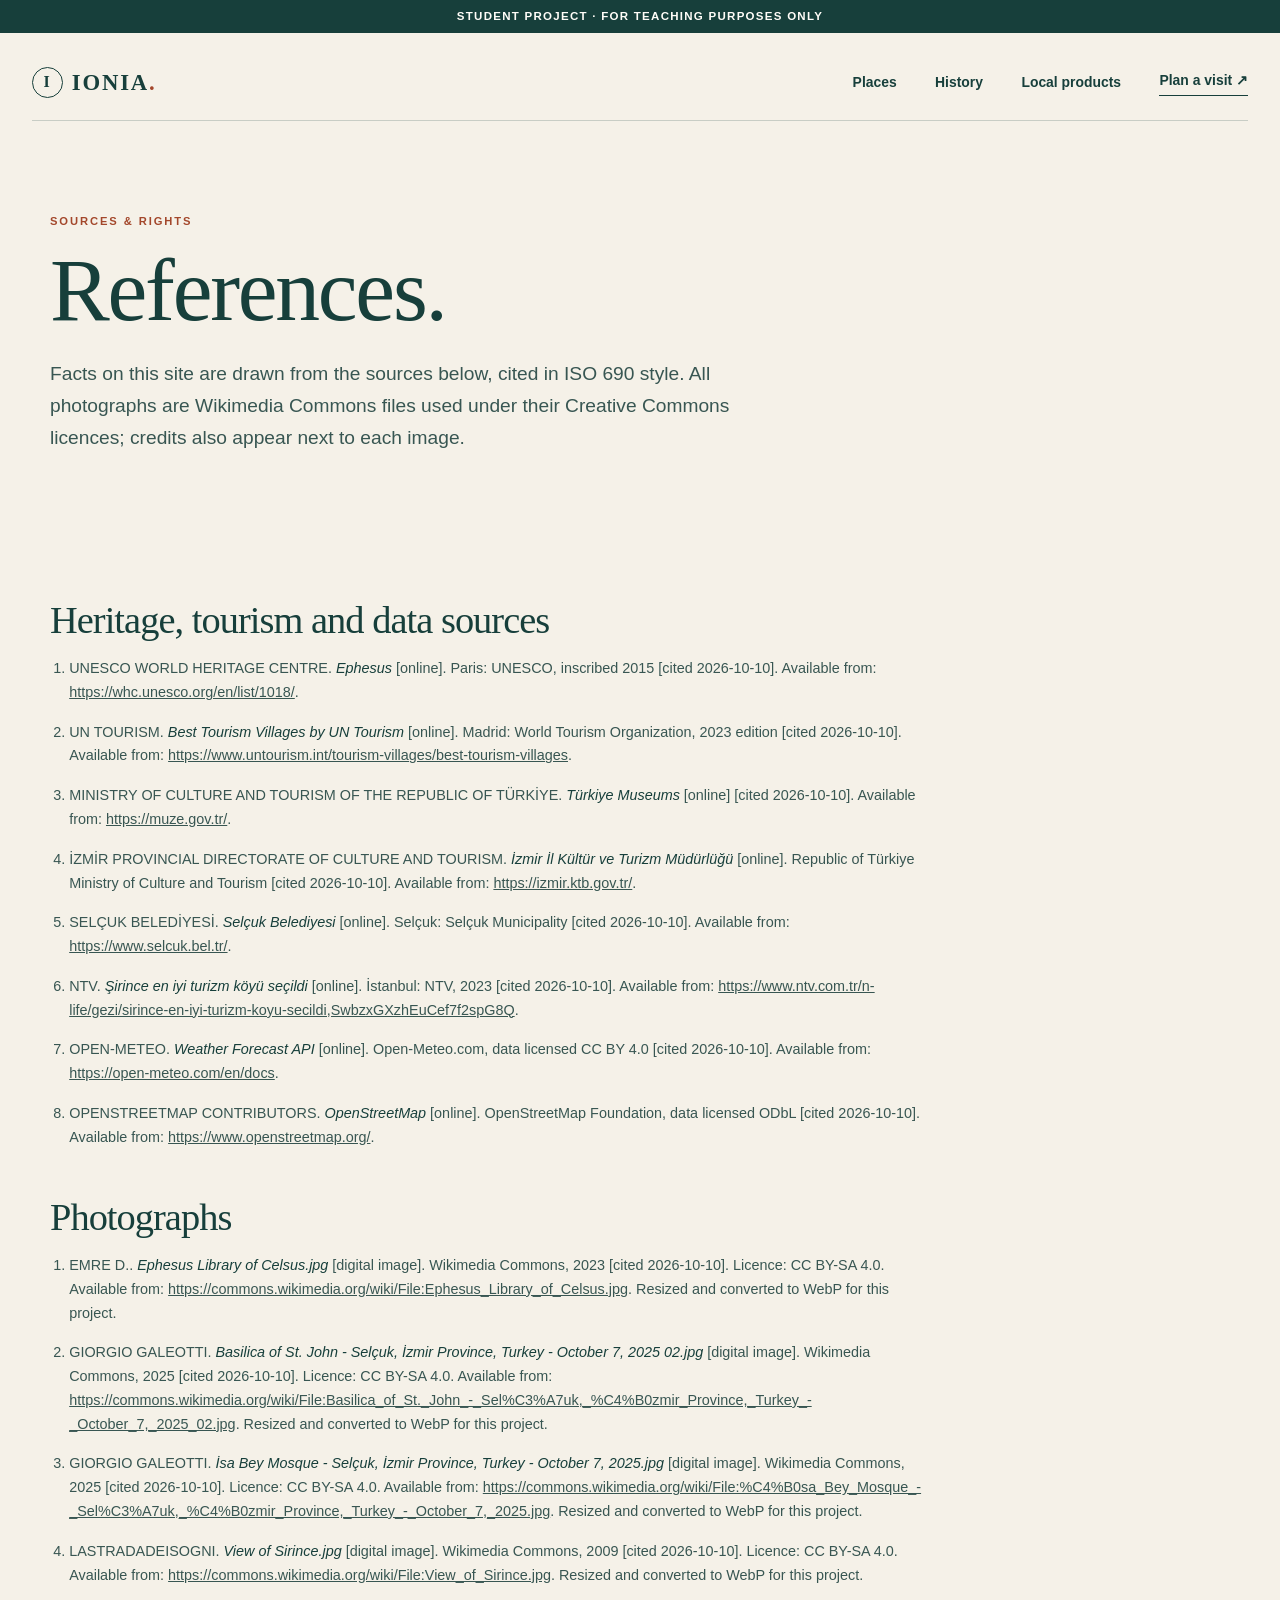
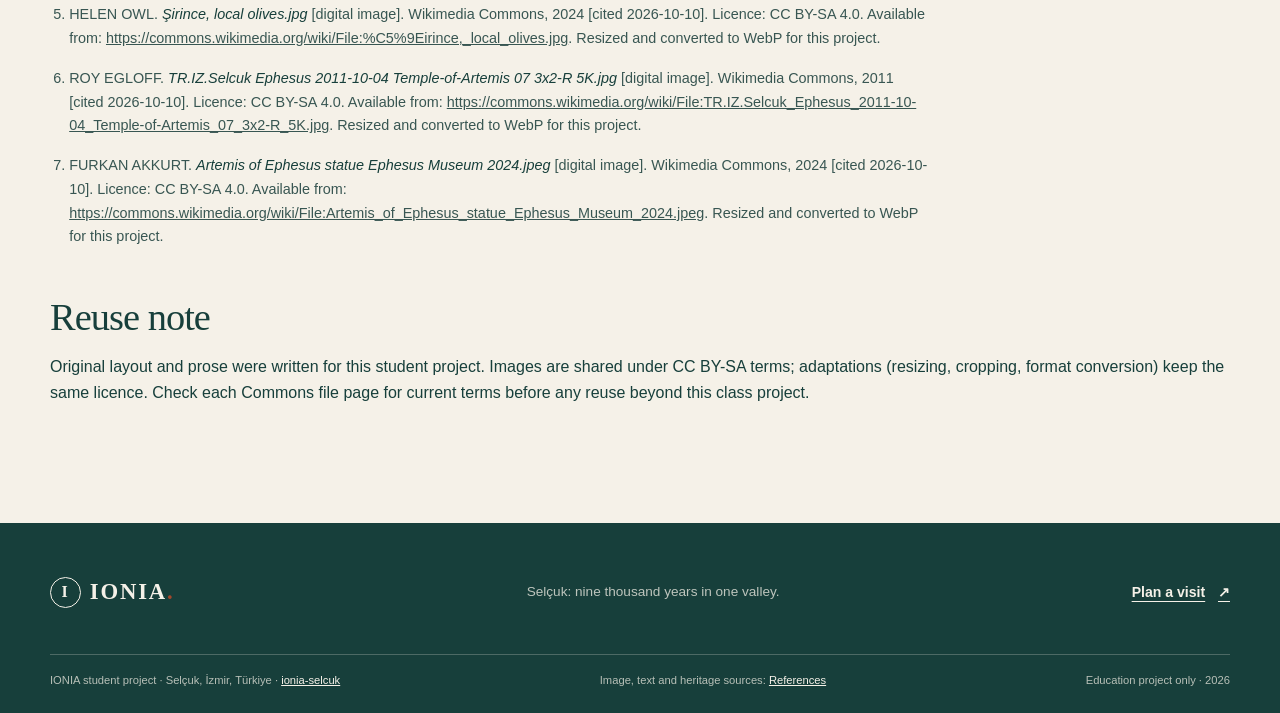
<file: references.html>
<!doctype html>
<html lang="en">
<head>
  <meta charset="utf-8">
  <meta name="viewport" content="width=device-width, initial-scale=1">
  <title>References — IONIA, Selçuk</title>
  <meta name="description" content="Sources for the IONIA Selçuk student project, cited in ISO 690 style: heritage records, tourism sources and Wikimedia Commons images.">
  <meta name="author" content="Batıkan Falay, Atakan Aydoğar, Eren Hazine">
  <meta name="robots" content="index, follow">
  <meta name="theme-color" content="#173f3b">
  <meta property="og:type" content="website">
  <meta property="og:locale" content="en_GB">
  <meta property="og:site_name" content="IONIA · Selçuk">
  <meta property="og:title" content="References — IONIA, Selçuk">
  <meta property="og:description" content="Sources cited in ISO 690 style.">
  <meta name="twitter:card" content="summary_large_image">
  <link rel="icon" href="assets/favicon.svg" type="image/svg+xml">
  <link rel="sitemap" type="application/xml" href="sitemap.xml">
  <link rel="stylesheet" href="styles.css">
  <script src="app.js" defer></script>
</head><body>
  <a class="skip-link" href="#main">Skip to content</a>
  <header class="site-header">
    <p class="teaching-note" role="note">Student project · For teaching purposes only</p>
    <div class="nav-shell">
      <a class="brand" href="index.html" aria-label="IONIA Selçuk, home"><span class="brand-mark" aria-hidden="true">Ι</span><span>IONIA<span class="brand-dot">.</span></span></a>
      <button class="menu-toggle" type="button" aria-expanded="false" aria-controls="primary-nav" data-menu-toggle><span>Menu</span><span class="menu-icon" aria-hidden="true"></span></button>
      <nav class="primary-nav" id="primary-nav" aria-label="Main navigation" data-menu><a href="places.html">Places</a><a href="layers.html">History</a><a href="table.html">Local products</a><a class="nav-plan" href="visit.html">Plan a visit <span aria-hidden="true">↗</span></a></nav>
    </div>
  </header>
  <main id="main">
    <section class="page-hero section-wrap" aria-labelledby="page-title"><p class="eyebrow">SOURCES &amp; RIGHTS</p><h1 id="page-title">References.</h1><p class="lede">Facts on this site are drawn from the sources below, cited in ISO 690 style. All photographs are Wikimedia Commons files used under their Creative Commons licences; credits also appear next to each image.</p></section>
    <section class="section-wrap sources" aria-labelledby="ref-web">
      <h2 id="ref-web">Heritage, tourism and data sources</h2><ol class="source-list"><li>UNESCO WORLD HERITAGE CENTRE. <cite>Ephesus</cite> [online]. Paris: UNESCO, inscribed 2015 [cited 2026-10-10]. Available from: <a href="https://whc.unesco.org/en/list/1018/">https://whc.unesco.org/en/list/1018/</a>.</li><li>UN TOURISM. <cite>Best Tourism Villages by UN Tourism</cite> [online]. Madrid: World Tourism Organization, 2023 edition [cited 2026-10-10]. Available from: <a href="https://www.untourism.int/tourism-villages/best-tourism-villages">https://www.untourism.int/tourism-villages/best-tourism-villages</a>.</li><li>MINISTRY OF CULTURE AND TOURISM OF THE REPUBLIC OF TÜRKİYE. <cite>Türkiye Museums</cite> [online] [cited 2026-10-10]. Available from: <a href="https://muze.gov.tr/">https://muze.gov.tr/</a>.</li><li>İZMİR PROVINCIAL DIRECTORATE OF CULTURE AND TOURISM. <cite>İzmir İl Kültür ve Turizm Müdürlüğü</cite> [online]. Republic of Türkiye Ministry of Culture and Tourism [cited 2026-10-10]. Available from: <a href="https://izmir.ktb.gov.tr/">https://izmir.ktb.gov.tr/</a>.</li><li>SELÇUK BELEDİYESİ. <cite>Selçuk Belediyesi</cite> [online]. Selçuk: Selçuk Municipality [cited 2026-10-10]. Available from: <a href="https://www.selcuk.bel.tr/">https://www.selcuk.bel.tr/</a>.</li><li>NTV. <cite>Şirince en iyi turizm köyü seçildi</cite> [online]. İstanbul: NTV, 2023 [cited 2026-10-10]. Available from: <a href="https://www.ntv.com.tr/n-life/gezi/sirince-en-iyi-turizm-koyu-secildi,SwbzxGXzhEuCef7f2spG8Q">https://www.ntv.com.tr/n-life/gezi/sirince-en-iyi-turizm-koyu-secildi,SwbzxGXzhEuCef7f2spG8Q</a>.</li><li>OPEN-METEO. <cite>Weather Forecast API</cite> [online]. Open-Meteo.com, data licensed CC BY 4.0 [cited 2026-10-10]. Available from: <a href="https://open-meteo.com/en/docs">https://open-meteo.com/en/docs</a>.</li><li>OPENSTREETMAP CONTRIBUTORS. <cite>OpenStreetMap</cite> [online]. OpenStreetMap Foundation, data licensed ODbL [cited 2026-10-10]. Available from: <a href="https://www.openstreetmap.org/">https://www.openstreetmap.org/</a>.</li></ol>
      <h2 id="ref-img">Photographs</h2><ol class="source-list"><li>EMRE D.. <cite>Ephesus Library of Celsus.jpg</cite> [digital image]. Wikimedia Commons, 2023 [cited 2026-10-10]. Licence: CC BY-SA 4.0. Available from: <a href="https://commons.wikimedia.org/wiki/File:Ephesus_Library_of_Celsus.jpg">https://commons.wikimedia.org/wiki/File:Ephesus_Library_of_Celsus.jpg</a>. Resized and converted to WebP for this project.</li><li>GIORGIO GALEOTTI. <cite>Basilica of St. John - Selçuk, İzmir Province, Turkey - October 7, 2025 02.jpg</cite> [digital image]. Wikimedia Commons, 2025 [cited 2026-10-10]. Licence: CC BY-SA 4.0. Available from: <a href="https://commons.wikimedia.org/wiki/File:Basilica_of_St._John_-_Sel%C3%A7uk,_%C4%B0zmir_Province,_Turkey_-_October_7,_2025_02.jpg">https://commons.wikimedia.org/wiki/File:Basilica_of_St._John_-_Sel%C3%A7uk,_%C4%B0zmir_Province,_Turkey_-_October_7,_2025_02.jpg</a>. Resized and converted to WebP for this project.</li><li>GIORGIO GALEOTTI. <cite>İsa Bey Mosque - Selçuk, İzmir Province, Turkey - October 7, 2025.jpg</cite> [digital image]. Wikimedia Commons, 2025 [cited 2026-10-10]. Licence: CC BY-SA 4.0. Available from: <a href="https://commons.wikimedia.org/wiki/File:%C4%B0sa_Bey_Mosque_-_Sel%C3%A7uk,_%C4%B0zmir_Province,_Turkey_-_October_7,_2025.jpg">https://commons.wikimedia.org/wiki/File:%C4%B0sa_Bey_Mosque_-_Sel%C3%A7uk,_%C4%B0zmir_Province,_Turkey_-_October_7,_2025.jpg</a>. Resized and converted to WebP for this project.</li><li>LASTRADADEISOGNI. <cite>View of Sirince.jpg</cite> [digital image]. Wikimedia Commons, 2009 [cited 2026-10-10]. Licence: CC BY-SA 4.0. Available from: <a href="https://commons.wikimedia.org/wiki/File:View_of_Sirince.jpg">https://commons.wikimedia.org/wiki/File:View_of_Sirince.jpg</a>. Resized and converted to WebP for this project.</li><li>HELEN OWL. <cite>Şirince, local olives.jpg</cite> [digital image]. Wikimedia Commons, 2024 [cited 2026-10-10]. Licence: CC BY-SA 4.0. Available from: <a href="https://commons.wikimedia.org/wiki/File:%C5%9Eirince,_local_olives.jpg">https://commons.wikimedia.org/wiki/File:%C5%9Eirince,_local_olives.jpg</a>. Resized and converted to WebP for this project.</li><li>ROY EGLOFF. <cite>TR.IZ.Selcuk Ephesus 2011-10-04 Temple-of-Artemis 07 3x2-R 5K.jpg</cite> [digital image]. Wikimedia Commons, 2011 [cited 2026-10-10]. Licence: CC BY-SA 4.0. Available from: <a href="https://commons.wikimedia.org/wiki/File:TR.IZ.Selcuk_Ephesus_2011-10-04_Temple-of-Artemis_07_3x2-R_5K.jpg">https://commons.wikimedia.org/wiki/File:TR.IZ.Selcuk_Ephesus_2011-10-04_Temple-of-Artemis_07_3x2-R_5K.jpg</a>. Resized and converted to WebP for this project.</li><li>FURKAN AKKURT. <cite>Artemis of Ephesus statue Ephesus Museum 2024.jpeg</cite> [digital image]. Wikimedia Commons, 2024 [cited 2026-10-10]. Licence: CC BY-SA 4.0. Available from: <a href="https://commons.wikimedia.org/wiki/File:Artemis_of_Ephesus_statue_Ephesus_Museum_2024.jpeg">https://commons.wikimedia.org/wiki/File:Artemis_of_Ephesus_statue_Ephesus_Museum_2024.jpeg</a>. Resized and converted to WebP for this project.</li></ol>
      <h2 id="ref-reuse">Reuse note</h2><p>Original layout and prose were written for this student project. Images are shared under CC BY-SA terms; adaptations (resizing, cropping, format conversion) keep the same licence. Check each Commons file page for current terms before any reuse beyond this class project.</p>
    </section>
  </main>
  <footer class="site-footer">
    <div class="section-wrap footer-main"><a class="brand brand-footer" href="index.html" aria-label="IONIA Selçuk, home"><span class="brand-mark" aria-hidden="true">Ι</span><span>IONIA<span class="brand-dot">.</span></span></a><p>Selçuk: nine thousand years in one valley.</p><a class="text-link text-link-light" href="visit.html">Plan a visit <span aria-hidden="true">↗</span></a></div>
    <div class="section-wrap footer-bottom">
      <p class="h-card"><span class="p-name p-org">IONIA student project</span> · <span class="p-adr h-adr"><span class="p-locality">Selçuk</span>, <span class="p-region">İzmir</span>, <span class="p-country-name">Türkiye</span></span> · <a class="u-url" href="index.html">ionia-selcuk</a></p>
      <p>Image, text and heritage sources: <a href="references.html">References</a></p>
      <p>Education project only · 2026</p>
    </div>
  </footer>
</body>
</html>
</file>
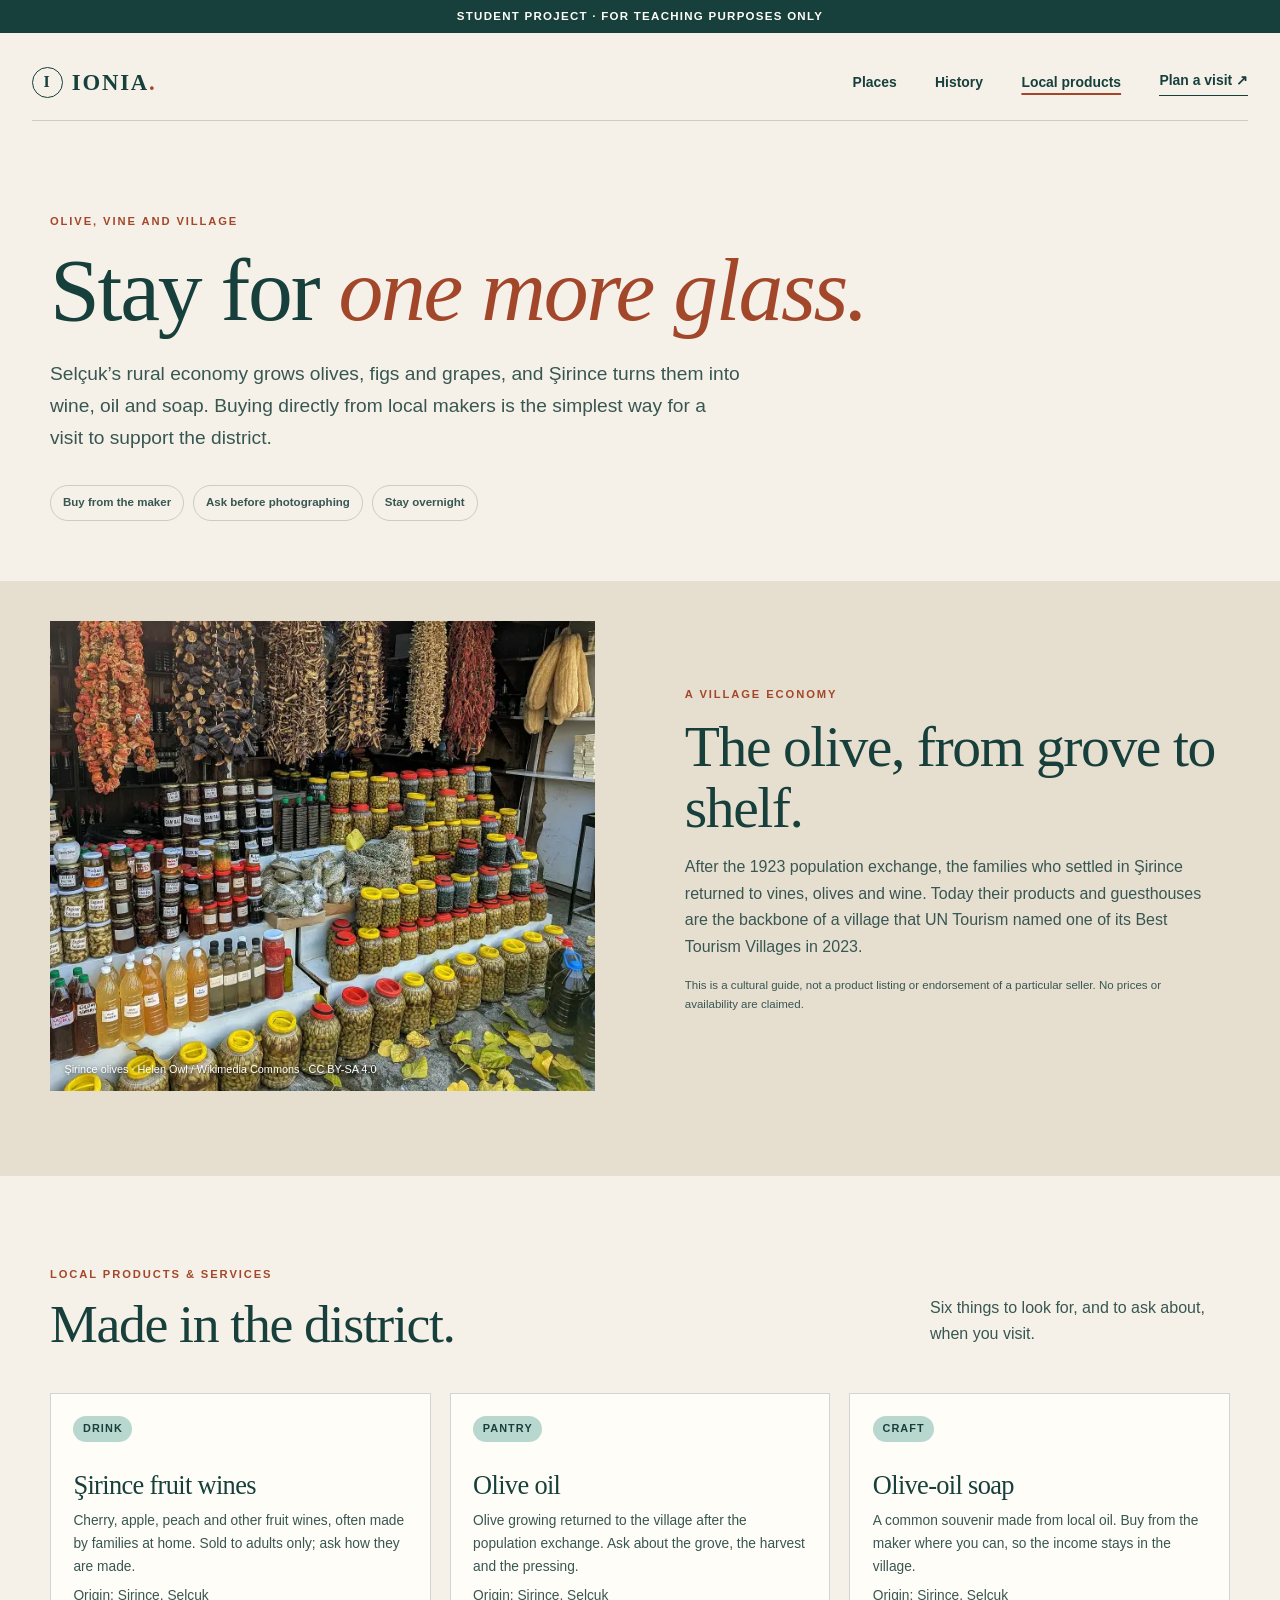
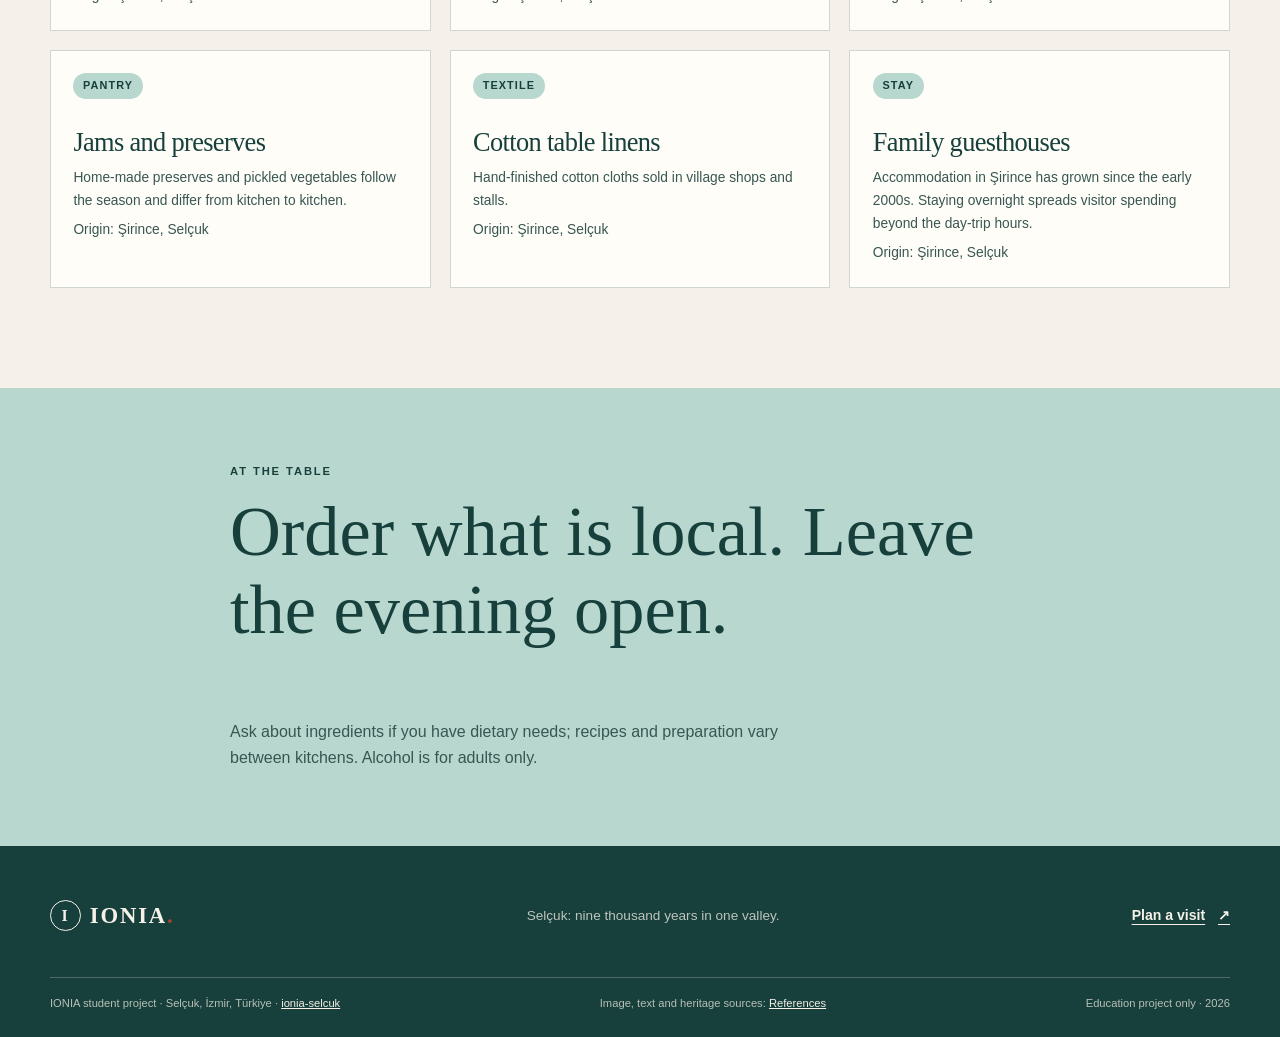
<file: table.html>
<!doctype html>
<html lang="en">
<head>
  <meta charset="utf-8">
  <meta name="viewport" content="width=device-width, initial-scale=1">
  <title>Local products — IONIA, Selçuk</title>
  <meta name="description" content="Local products and services of Selçuk and Şirince: fruit wines, olive oil, olive-oil soap, preserves and family guesthouses.">
  <meta name="author" content="Batıkan Falay, Atakan Aydoğar, Eren Hazine">
  <meta name="robots" content="index, follow">
  <meta name="theme-color" content="#173f3b">
  <meta property="og:type" content="website">
  <meta property="og:locale" content="en_GB">
  <meta property="og:site_name" content="IONIA · Selçuk">
  <meta property="og:title" content="Local products — IONIA, Selçuk">
  <meta property="og:description" content="Local products and services of Selçuk and Şirince: fruit wines, olive oil, olive-oil soap, preserves and family guesthouses.">
  <meta name="twitter:card" content="summary_large_image">
  <link rel="icon" href="assets/favicon.svg" type="image/svg+xml">
  <link rel="sitemap" type="application/xml" href="sitemap.xml">
  <link rel="stylesheet" href="styles.css">
  <script src="app.js" defer></script>
</head><body>
  <a class="skip-link" href="#main">Skip to content</a>
  <header class="site-header">
    <p class="teaching-note" role="note">Student project · For teaching purposes only</p>
    <div class="nav-shell">
      <a class="brand" href="index.html" aria-label="IONIA Selçuk, home"><span class="brand-mark" aria-hidden="true">Ι</span><span>IONIA<span class="brand-dot">.</span></span></a>
      <button class="menu-toggle" type="button" aria-expanded="false" aria-controls="primary-nav" data-menu-toggle><span>Menu</span><span class="menu-icon" aria-hidden="true"></span></button>
      <nav class="primary-nav" id="primary-nav" aria-label="Main navigation" data-menu><a href="places.html">Places</a><a href="layers.html">History</a><a href="table.html" aria-current="page">Local products</a><a class="nav-plan" href="visit.html">Plan a visit <span aria-hidden="true">↗</span></a></nav>
    </div>
  </header>
  <main id="main">
    <section class="page-hero section-wrap" aria-labelledby="page-title"><p class="eyebrow">OLIVE, VINE AND VILLAGE</p><h1 id="page-title">Stay for <em>one more glass.</em></h1><p class="lede">Selçuk’s rural economy grows olives, figs and grapes, and Şirince turns them into wine, oil and soap. Buying directly from local makers is the simplest way for a visit to support the district.</p><div class="page-meta"><span>Buy from the maker</span><span>Ask before photographing</span><span>Stay overnight</span></div></section>
    <section class="food-feature" aria-labelledby="olive-title"><div class="section-wrap food-grid"><figure class="food-image"><img src="assets/img/sirince-olives-1200.webp" srcset="assets/img/sirince-olives-640.webp 640w, assets/img/sirince-olives-1200.webp 1200w" sizes="(max-width: 680px) 100vw, 50vw" width="1200" height="1366" alt="Bowls of cured local olives on a market table in Şirince" loading="lazy" decoding="async"><figcaption>Şirince olives · Helen Owl / Wikimedia Commons · CC BY-SA 4.0</figcaption></figure><div class="food-copy"><p class="eyebrow">A VILLAGE ECONOMY</p><h2 id="olive-title">The olive, from grove to shelf.</h2><p>After the 1923 population exchange, the families who settled in Şirince returned to vines, olives and wine. Today their products and guesthouses are the backbone of a village that UN Tourism named one of its Best Tourism Villages in 2023.</p><p class="fine-print">This is a cultural guide, not a product listing or endorsement of a particular seller. No prices or availability are claimed.</p></div></div></section>
    <section class="section-wrap food-notes" aria-labelledby="products-title"><div class="section-heading"><div><p class="eyebrow">LOCAL PRODUCTS &amp; SERVICES</p><h2 id="products-title">Made in the district.</h2></div><p>Six things to look for, and to ask about, when you visit.</p></div><div class="product-grid"><article class="h-product"><span class="p-category">Drink</span><h3 class="p-name">Şirince fruit wines</h3><p class="p-description">Cherry, apple, peach and other fruit wines, often made by families at home. Sold to adults only; ask how they are made.</p><p class="fine-print">Origin: <span class="p-brand">Şirince, Selçuk</span></p></article><article class="h-product"><span class="p-category">Pantry</span><h3 class="p-name">Olive oil</h3><p class="p-description">Olive growing returned to the village after the population exchange. Ask about the grove, the harvest and the pressing.</p><p class="fine-print">Origin: <span class="p-brand">Şirince, Selçuk</span></p></article><article class="h-product"><span class="p-category">Craft</span><h3 class="p-name">Olive-oil soap</h3><p class="p-description">A common souvenir made from local oil. Buy from the maker where you can, so the income stays in the village.</p><p class="fine-print">Origin: <span class="p-brand">Şirince, Selçuk</span></p></article><article class="h-product"><span class="p-category">Pantry</span><h3 class="p-name">Jams and preserves</h3><p class="p-description">Home-made preserves and pickled vegetables follow the season and differ from kitchen to kitchen.</p><p class="fine-print">Origin: <span class="p-brand">Şirince, Selçuk</span></p></article><article class="h-product"><span class="p-category">Textile</span><h3 class="p-name">Cotton table linens</h3><p class="p-description">Hand-finished cotton cloths sold in village shops and stalls.</p><p class="fine-print">Origin: <span class="p-brand">Şirince, Selçuk</span></p></article><article class="h-product"><span class="p-category">Stay</span><h3 class="p-name">Family guesthouses</h3><p class="p-description">Accommodation in Şirince has grown since the early 2000s. Staying overnight spreads visitor spending beyond the day-trip hours.</p><p class="fine-print">Origin: <span class="p-brand">Şirince, Selçuk</span></p></article></div></section>
    <section class="quote-band" aria-label="Advice for buying locally"><div class="section-wrap quote-inner"><p class="eyebrow">AT THE TABLE</p><blockquote><p>Order what is local. Leave the evening open.</p></blockquote><p>Ask about ingredients if you have dietary needs; recipes and preparation vary between kitchens. Alcohol is for adults only.</p></div></section>
  </main>
  <footer class="site-footer">
    <div class="section-wrap footer-main"><a class="brand brand-footer" href="index.html" aria-label="IONIA Selçuk, home"><span class="brand-mark" aria-hidden="true">Ι</span><span>IONIA<span class="brand-dot">.</span></span></a><p>Selçuk: nine thousand years in one valley.</p><a class="text-link text-link-light" href="visit.html">Plan a visit <span aria-hidden="true">↗</span></a></div>
    <div class="section-wrap footer-bottom">
      <p class="h-card"><span class="p-name p-org">IONIA student project</span> · <span class="p-adr h-adr"><span class="p-locality">Selçuk</span>, <span class="p-region">İzmir</span>, <span class="p-country-name">Türkiye</span></span> · <a class="u-url" href="index.html">ionia-selcuk</a></p>
      <p>Image, text and heritage sources: <a href="references.html">References</a></p>
      <p>Education project only · 2026</p>
    </div>
  </footer>
</body>
</html>
</file>
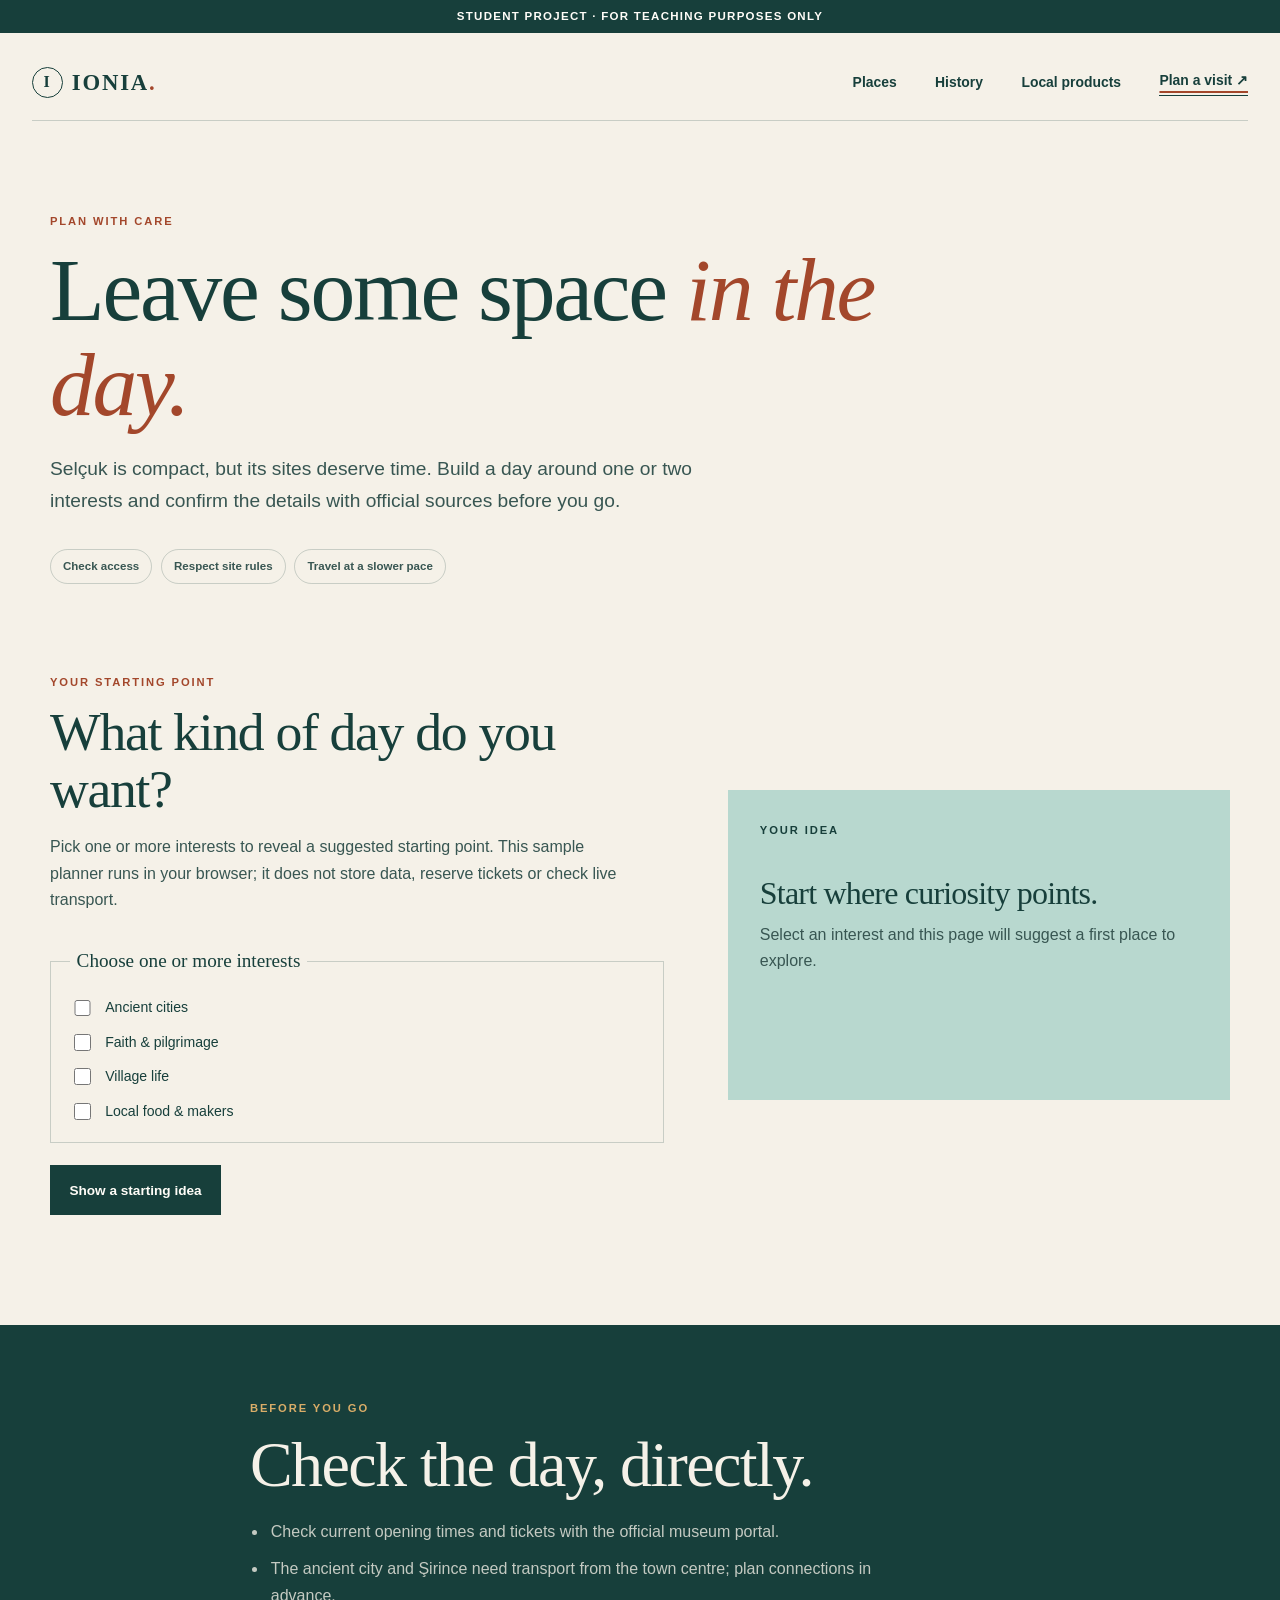
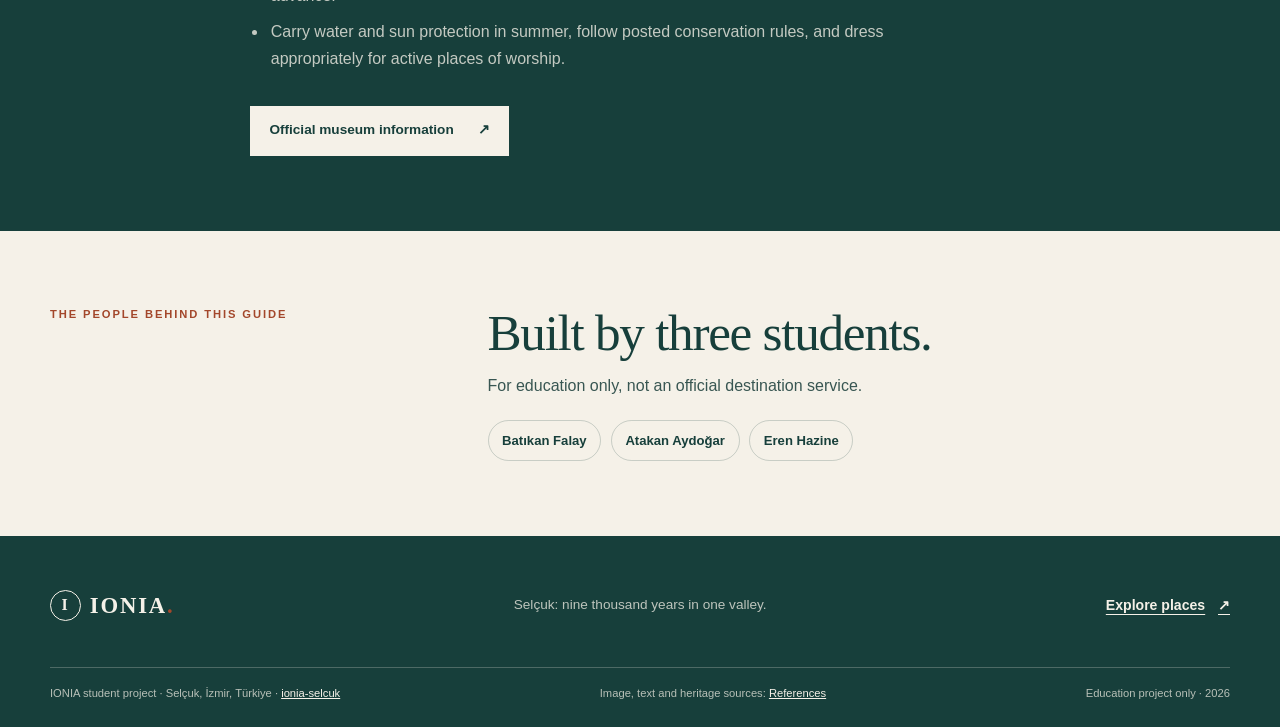
<file: visit.html>
<!doctype html>
<html lang="en">
<head>
  <meta charset="utf-8">
  <meta name="viewport" content="width=device-width, initial-scale=1">
  <title>Plan a visit — IONIA, Selçuk</title>
  <meta name="description" content="Plan a thoughtful visit to Selçuk: choose an interest, check today’s weather, confirm official opening times and travel at a human pace.">
  <meta name="author" content="Batıkan Falay, Atakan Aydoğar, Eren Hazine">
  <meta name="robots" content="index, follow">
  <meta name="theme-color" content="#173f3b">
  <meta property="og:type" content="website">
  <meta property="og:locale" content="en_GB">
  <meta property="og:site_name" content="IONIA · Selçuk">
  <meta property="og:title" content="Plan a visit — IONIA, Selçuk">
  <meta property="og:description" content="Plan a thoughtful visit to Selçuk: choose an interest, check today’s weather, confirm official opening times and travel at a human pace.">
  <meta name="twitter:card" content="summary_large_image">
  <link rel="icon" href="assets/favicon.svg" type="image/svg+xml">
  <link rel="sitemap" type="application/xml" href="sitemap.xml">
  <link rel="stylesheet" href="styles.css">
  <script src="app.js" defer></script>
</head><body>
  <a class="skip-link" href="#main">Skip to content</a>
  <header class="site-header">
    <p class="teaching-note" role="note">Student project · For teaching purposes only</p>
    <div class="nav-shell">
      <a class="brand" href="index.html" aria-label="IONIA Selçuk, home"><span class="brand-mark" aria-hidden="true">Ι</span><span>IONIA<span class="brand-dot">.</span></span></a>
      <button class="menu-toggle" type="button" aria-expanded="false" aria-controls="primary-nav" data-menu-toggle><span>Menu</span><span class="menu-icon" aria-hidden="true"></span></button>
      <nav class="primary-nav" id="primary-nav" aria-label="Main navigation" data-menu><a href="places.html">Places</a><a href="layers.html">History</a><a href="table.html">Local products</a><a class="nav-plan" href="visit.html" aria-current="page">Plan a visit <span aria-hidden="true">↗</span></a></nav>
    </div>
  </header>
  <main id="main">
    <section class="page-hero section-wrap" aria-labelledby="page-title"><p class="eyebrow">PLAN WITH CARE</p><h1 id="page-title">Leave some space <em>in the day.</em></h1><p class="lede">Selçuk is compact, but its sites deserve time. Build a day around one or two interests and confirm the details with official sources before you go.</p><div class="page-meta"><span>Check access</span><span>Respect site rules</span><span>Travel at a slower pace</span></div></section>
    <section class="section-wrap planner" aria-labelledby="planner-title"><div class="planner-copy"><p class="eyebrow">YOUR STARTING POINT</p><h2 id="planner-title">What kind of day do you want?</h2><p>Pick one or more interests to reveal a suggested starting point. This sample planner runs in your browser; it does not store data, reserve tickets or check live transport.</p><form class="interest-form" data-interest-form><fieldset><legend>Choose one or more interests</legend><label><input type="checkbox" name="interest" value="history"> Ancient cities</label><label><input type="checkbox" name="interest" value="faith"> Faith &amp; pilgrimage</label><label><input type="checkbox" name="interest" value="village"> Village life</label><label><input type="checkbox" name="interest" value="food"> Local food &amp; makers</label></fieldset><button class="button button-dark" type="submit">Show a starting idea</button></form></div><section class="suggestion-panel" aria-live="polite" aria-atomic="true" aria-label="Suggested starting idea" data-suggestion><p class="eyebrow">YOUR IDEA</p><h3>Start where curiosity points.</h3><p>Select an interest and this page will suggest a first place to explore.</p></section></section>
    <section class="route-band" aria-labelledby="check-title"><div class="section-wrap route-inner"><p class="eyebrow">BEFORE YOU GO</p><h2 id="check-title">Check the day, directly.</h2>
      <p class="weather-note" data-weather hidden><strong>Selçuk now:</strong> <span data-weather-value></span> <small>Live data: Open-Meteo.com</small></p>
      <ul class="checklist"><li>Check current opening times and tickets with the official museum portal.</li><li>The ancient city and Şirince need transport from the town centre; plan connections in advance.</li><li>Carry water and sun protection in summer, follow posted conservation rules, and dress appropriately for active places of worship.</li></ul><a class="button button-light" href="https://muze.gov.tr/" target="_blank" rel="noopener noreferrer">Official museum information <span class="sr-only">(opens in a new tab)</span><span aria-hidden="true">↗</span></a></div></section>
    <section class="section-wrap authors mini-authors" aria-labelledby="team-title"><p class="eyebrow">THE PEOPLE BEHIND THIS GUIDE</p><div><h2 id="team-title">Built by three students.</h2><p>For education only, not an official destination service.</p><ul class="author-list"><li class="h-card"><span class="p-name">Batıkan Falay</span></li><li class="h-card"><span class="p-name">Atakan Aydoğar</span></li><li class="h-card"><span class="p-name">Eren Hazine</span></li></ul></div></section>
  </main>
  <footer class="site-footer">
    <div class="section-wrap footer-main"><a class="brand brand-footer" href="index.html" aria-label="IONIA Selçuk, home"><span class="brand-mark" aria-hidden="true">Ι</span><span>IONIA<span class="brand-dot">.</span></span></a><p>Selçuk: nine thousand years in one valley.</p><a class="text-link text-link-light" href="places.html">Explore places <span aria-hidden="true">↗</span></a></div>
    <div class="section-wrap footer-bottom">
      <p class="h-card"><span class="p-name p-org">IONIA student project</span> · <span class="p-adr h-adr"><span class="p-locality">Selçuk</span>, <span class="p-region">İzmir</span>, <span class="p-country-name">Türkiye</span></span> · <a class="u-url" href="index.html">ionia-selcuk</a></p>
      <p>Image, text and heritage sources: <a href="references.html">References</a></p>
      <p>Education project only · 2026</p>
    </div>
  </footer>
</body>
</html>
</file>
<file: styles.css>
:root {
  color-scheme: light;
  --ink: #173f3b;
  --ink-soft: #385652;
  --paper: #f5f1e8;
  --white: #fffdf8;
  --sea: #b8d8cf;
  --sea-deep: #74a99d;
  --terra: #a3472b;
  --gold: #d9ad68;
  --line: rgba(23, 63, 59, .2);
  --serif: Georgia, "Times New Roman", serif;
  --sans: -apple-system, BlinkMacSystemFont, "Segoe UI", sans-serif;
}
* { box-sizing: border-box; }
html { scroll-behavior: smooth; }
body { margin: 0; color: var(--ink); background: var(--paper); font-family: var(--sans); font-size: 1rem; line-height: 1.65; }
img { display: block; max-width: 100%; height: auto; }
a { color: inherit; }
a:focus-visible, button:focus-visible, select:focus-visible, input:focus-visible { outline: 3px solid var(--terra); outline-offset: 4px; }
.skip-link { position: absolute; z-index: 20; top: .75rem; left: .75rem; padding: .7rem 1rem; transform: translateY(-160%); background: var(--white); color: var(--ink); }
.skip-link:focus { transform: none; }
.sr-only { position: absolute; width: 1px; height: 1px; padding: 0; margin: -1px; overflow: hidden; clip: rect(0,0,0,0); white-space: nowrap; border: 0; }
.section-wrap { width: min(1180px, calc(100% - 64px)); margin-inline: auto; }
.site-header { position: relative; z-index: 5; background: var(--paper); }
.teaching-note { padding: .45rem 1rem; color: var(--white); background: var(--ink); text-align: center; font-size: .72rem; font-weight: 700; letter-spacing: .11em; text-transform: uppercase; }
.nav-shell { min-height: 76px; width: min(1320px, calc(100% - 64px)); margin: auto; display: flex; align-items: center; justify-content: space-between; gap: 2rem; border-bottom: 1px solid var(--line); }
.brand { display: inline-flex; align-items: center; gap: .55rem; text-decoration: none; font-family: var(--serif); font-size: 1.42rem; font-weight: 700; letter-spacing: .08em; }
.brand-mark { width: 31px; height: 31px; display: grid; place-items: center; border: 1px solid currentColor; border-radius: 50%; font-size: 1rem; }
.brand-dot { color: var(--terra); }
.primary-nav { display: flex; align-items: center; gap: clamp(1.2rem, 3vw, 2.4rem); }
.primary-nav a { text-decoration: none; font-size: .87rem; font-weight: 650; }
.primary-nav a:hover, .text-link:hover, .reading-links a:hover { text-decoration: underline; text-underline-offset: .25em; }
.primary-nav [aria-current="page"] { text-decoration: underline; text-decoration-color: var(--terra); text-decoration-thickness: 2px; text-underline-offset: .4em; }
.nav-plan { border-bottom: 1px solid var(--ink); padding-bottom: .2rem; }
.menu-toggle { display: none; }
.hero { min-height: 620px; padding-block: 55px 70px; position: relative; display: grid; grid-template-columns: 1.1fr .9fr; align-items: center; gap: clamp(2rem, 5vw, 5.5rem); }
.hero-image { position: relative; height: min(560px, 45vw); min-height: 400px; margin: 0; }
.hero-image::after, .feature-image::after { position: absolute; inset: 0; content: ""; pointer-events: none; background: linear-gradient(180deg, transparent 65%, rgba(8, 28, 27, .46)); }
.hero-image img { width: 100%; height: 100%; object-fit: cover; object-position: center; }
.hero-image figcaption, .feature-image figcaption, .place-card figure figcaption { position: absolute; z-index: 1; bottom: .75rem; left: .9rem; right: .9rem; color: white; font-size: .68rem; text-shadow: 0 1px 5px rgba(0,0,0,.8); }
.hero-copy { max-width: 500px; padding-block: 1rem; }
.eyebrow { margin: 0 0 .85rem; color: var(--terra); font-size: .7rem; font-weight: 750; letter-spacing: .17em; line-height: 1.5; text-transform: uppercase; }
h1, h2, h3, p { margin-top: 0; }
h1, h2, h3 { font-family: var(--serif); font-weight: 400; line-height: 1.06; letter-spacing: -.025em; }
h1 { margin-bottom: 1.25rem; font-size: clamp(3.6rem, 7.2vw, 6.4rem); }
h1 em, h2 em { color: var(--terra); font-style: italic; }
.lede { max-width: 38rem; color: var(--ink-soft); font-size: clamp(1.08rem, 1.5vw, 1.3rem); line-height: 1.65; }
.button { min-height: 50px; display: inline-flex; align-items: center; justify-content: center; gap: 1.5rem; padding: .75rem 1.15rem; border: 1px solid transparent; text-decoration: none; font-size: .85rem; font-weight: 700; }
.button-dark { color: var(--white); background: var(--ink); }
.button-dark:hover { background: #245c56; }
.button-light { color: var(--ink); background: var(--paper); }
.button-light:hover { background: white; }
.hero-note { margin: 1.4rem 0 0; color: var(--ink-soft); font-size: .78rem; }
.hero-side-label { position: absolute; top: 48%; right: -2.1rem; transform: rotate(90deg) translateX(100%); transform-origin: right top; color: var(--ink-soft); font-size: .65rem; letter-spacing: .18em; }
.intro-band { padding-block: 90px; background: var(--sea); }
.intro-grid { display: grid; grid-template-columns: .65fr 1.35fr; gap: 5rem; }
.intro-grid h2, .section-heading h2, .feature-copy h2, .authors h2, .food-copy h2, .planner h2, .reading-card h2 { max-width: 740px; margin-bottom: 1rem; font-size: clamp(2.35rem, 4.2vw, 4rem); }
.intro-grid p:not(.eyebrow) { max-width: 720px; margin-bottom: 0; color: var(--ink-soft); font-size: 1.1rem; }
.pathways { padding-block: 95px 110px; }
.section-heading { display: flex; justify-content: space-between; align-items: end; gap: 2rem; margin-bottom: 2.5rem; }
.section-heading h2 { margin: 0; }
.section-heading > p { max-width: 300px; margin: 0 0 .35rem; color: var(--ink-soft); }
.path-grid { display: grid; grid-template-columns: repeat(4, 1fr); gap: 14px; }
.path-card { min-height: 265px; position: relative; display: flex; flex-direction: column; justify-content: flex-end; padding: 1.4rem; border: 1px solid var(--line); text-decoration: none; transition: transform .18s ease, background-color .18s ease; }
.path-card:hover { transform: translateY(-4px); background: var(--white); }
.path-feature { color: var(--white); background: var(--ink); }
.path-feature:hover { background: #245c56; }
.path-number { margin-bottom: auto; font-size: .68rem; font-weight: 750; letter-spacing: .12em; }
.path-title { max-width: 14rem; margin-bottom: .6rem; font-family: var(--serif); font-size: 1.65rem; line-height: 1.12; }
.path-desc { max-width: 15rem; font-size: .83rem; opacity: .82; }
.path-arrow { position: absolute; top: 1.1rem; right: 1.2rem; font-size: 1.2rem; }
.feature-band { padding-block: 90px; background: #e6dfd0; }
.feature-grid { display: grid; grid-template-columns: 1.15fr .85fr; align-items: center; gap: clamp(3rem, 7vw, 7rem); }
.feature-image { height: 500px; position: relative; margin: 0; }
.feature-image img { width: 100%; height: 100%; object-fit: cover; }
.feature-copy h2 { font-size: clamp(2.7rem, 4.8vw, 4.5rem); }
.feature-copy > p:not(.eyebrow) { max-width: 35rem; margin-bottom: 1.5rem; color: var(--ink-soft); }
.text-link { display: inline-flex; gap: .8rem; align-items: center; text-underline-offset: .25em; font-size: .88rem; font-weight: 700; }
.authors { display: grid; grid-template-columns: .65fr 1.35fr; gap: 5rem; padding-block: 90px; }
.authors h2 { margin-bottom: .8rem; font-size: clamp(2.2rem, 4vw, 3.6rem); }
.authors p:not(.eyebrow) { max-width: 640px; color: var(--ink-soft); }
.author-list { display: flex; flex-wrap: wrap; gap: .6rem; margin: 1.3rem 0 0; padding: 0; list-style: none; }
.author-list li { padding: .55rem .85rem; border: 1px solid var(--line); border-radius: 2rem; font-size: .82rem; font-weight: 700; }
.site-footer { padding-block: 32px 24px; color: var(--paper); background: var(--ink); }
.footer-main { min-height: 75px; display: flex; align-items: center; justify-content: space-between; gap: 1.5rem; }
.brand-footer { color: var(--paper); }
.footer-main p { margin: 0; color: rgba(245,241,232,.75); font-size: .85rem; }
.text-link-light { color: var(--paper); }
.footer-bottom { display: flex; flex-wrap: wrap; justify-content: space-between; gap: .8rem 1.4rem; margin-top: 1.5rem; padding-top: 1rem; border-top: 1px solid rgba(245,241,232,.24); color: rgba(245,241,232,.72); font-size: .7rem; }
.footer-bottom a { color: var(--paper); }
.footer-bottom p { margin: 0; }
.page-hero { padding-block: 92px 60px; }
.page-hero h1 { max-width: 850px; font-size: clamp(3.4rem, 7vw, 6rem); }
.page-hero .lede { max-width: 690px; }
.page-meta { display: flex; flex-wrap: wrap; gap: .55rem; margin-top: 2rem; }
.page-meta span { padding: .45rem .75rem; border: 1px solid var(--line); border-radius: 3rem; color: var(--ink-soft); font-size: .72rem; font-weight: 650; }
.place-list { padding-block: 35px 110px; }
.filter-label { display: flex; flex-direction: column; gap: .35rem; color: var(--ink-soft); font-size: .75rem; font-weight: 700; }
.filter-label select { min-width: 200px; padding: .7rem 2.3rem .7rem .8rem; border: 1px solid var(--line); border-radius: 0; background: var(--white); color: var(--ink); font: inherit; }
.place-grid { display: grid; grid-template-columns: repeat(2, minmax(0, 1fr)); gap: 1.4rem; }
.place-card { overflow: hidden; border: 1px solid var(--line); background: var(--white); }
.place-card[hidden] { display: none; }
.place-card figure { height: 285px; position: relative; margin: 0; background: #c9d7cc; }
.place-card figure::after { position: absolute; inset: 50% 0 0; content: ""; background: linear-gradient(transparent, rgba(0,0,0,.45)); }
.place-card figure img { width: 100%; height: 100%; object-fit: cover; }
.place-content { padding: 1.4rem 1.5rem 1.6rem; }
.place-kicker { display: block; margin-bottom: .7rem; color: var(--terra); font-size: .68rem; font-weight: 750; letter-spacing: .12em; }
.place-content h3 { margin-bottom: .75rem; font-size: 2.3rem; }
.place-content p { min-height: 5.2rem; max-width: 42rem; color: var(--ink-soft); font-size: .9rem; }
.place-content .text-link { font-size: .78rem; }
.art-coast, .food-art { position: relative; overflow: hidden; display: grid; place-items: center; }
.art-coast { height: 285px; color: #f7f4eb; background: linear-gradient(160deg, #83b7af 0 42%, #356a68 42% 60%, #d9ad68 60% 62%, #a9ba9c 62%); }
.art-coast::before { position: absolute; top: 0; right: -5%; width: 48%; height: 48%; border-radius: 0 0 0 100%; content: ""; background: #ddc9a9; transform: rotate(-12deg); }
.art-coast span { z-index: 1; margin: 3rem 0 0 -8rem; font-family: var(--serif); font-size: 1.4rem; line-height: 1.3; }
.route-band { padding-block: 75px; color: var(--paper); background: var(--ink); }
.route-inner { max-width: 780px; }
.route-inner .eyebrow { color: var(--gold); }
.route-inner h2 { max-width: 690px; margin-bottom: 1rem; font-size: clamp(2.7rem, 5vw, 4.8rem); }
.route-inner p, .route-inner li { max-width: 650px; color: rgba(245,241,232,.78); }
.route-inner .button { margin-top: .8rem; }
.timeline-section { padding-block: 10px 110px; }
.story-timeline { margin: 3rem 0 0; padding: 0; list-style: none; border-top: 1px solid var(--line); }
.story-timeline li { display: grid; grid-template-columns: 100px 1fr; gap: 2rem; padding: 2rem 0; border-bottom: 1px solid var(--line); }
.timeline-index { color: var(--terra); font-family: var(--serif); font-size: 2rem; }
.story-timeline h3 { margin-bottom: .55rem; font-size: 2rem; }
.story-timeline li p:not(.eyebrow) { max-width: 700px; margin-bottom: 0; color: var(--ink-soft); }
.quote-band { padding-block: 75px; background: var(--sea); }
.quote-inner { max-width: 820px; }
.quote-inner blockquote { margin: .5rem 0 1.3rem; font-family: var(--serif); font-size: clamp(2.3rem, 5.5vw, 4.6rem); line-height: 1.1; }
.intro-band .eyebrow, .quote-band .eyebrow, .suggestion-panel .eyebrow { color: var(--ink); }
.quote-inner > p:last-child { max-width: 600px; margin-bottom: 0; color: var(--ink-soft); }
.reading-card { display: grid; grid-template-columns: .9fr 1.1fr; gap: 4rem; padding-block: 82px; }
.reading-card h2 { font-size: 2.8rem; }
.reading-links { display: grid; gap: 1rem; align-content: center; }
.reading-links a { display: flex; justify-content: space-between; gap: 1rem; padding-block: .8rem; border-bottom: 1px solid var(--line); text-decoration: none; font-size: .87rem; }
.food-feature { padding-block: 40px 85px; background: #e6dfd0; }
.food-grid { display: grid; grid-template-columns: 1fr 1fr; align-items: center; gap: clamp(3rem, 7vw, 7rem); }
.food-art { min-height: 445px; background: radial-gradient(ellipse at center, #fbf5e7 0 34%, transparent 35%), radial-gradient(ellipse at center, #a85a3e 0 38%, #e1b571 39% 42%, #d7b278 43% 59%, transparent 60%), linear-gradient(145deg, #d5b77d, #e9d9b2); }
.food-art::before { position: absolute; inset: 2rem; border: 1px solid rgba(23,63,59,.18); border-radius: 50%; content: ""; }
.food-art span { z-index: 1; margin: -7rem 0 0 6rem; color: var(--ink); font-size: .7rem; font-weight: 750; letter-spacing: .2em; line-height: 1.4; transform: rotate(10deg); }
.food-copy h2 { max-width: 560px; font-size: clamp(2.5rem, 4.5vw, 4.2rem); }
.food-copy > p:not(.eyebrow) { max-width: 520px; color: var(--ink-soft); }
.product-note { max-width: 480px; margin-top: 1.4rem; padding: 1rem 1.15rem; border-left: 3px solid var(--terra); background: rgba(255,253,248,.65); }
.product-note .p-name { font-family: var(--serif); font-size: 1.3rem; }
.product-note p { margin: .3rem 0 0; color: var(--ink-soft); font-size: .8rem; }
.fine-print { margin-top: .8rem; color: var(--ink-soft); font-size: .72rem; }
.food-notes { padding-block: 90px 100px; }
.food-note-grid { display: grid; grid-template-columns: repeat(3, 1fr); gap: 1.2rem; }
.food-note-grid article { min-height: 220px; padding: 1.4rem; border: 1px solid var(--line); }
.food-symbol { color: var(--terra); font-family: var(--serif); font-size: 1.4rem; }
.food-note-grid h3 { margin: 2rem 0 .5rem; font-size: 1.65rem; }
.food-note-grid p { margin: 0; color: var(--ink-soft); font-size: .86rem; }
.planner { display: grid; grid-template-columns: 1.1fr .9fr; gap: 4rem; padding-block: 30px 110px; }
.planner-copy h2 { max-width: 600px; }
.planner-copy > p:not(.eyebrow) { max-width: 580px; color: var(--ink-soft); }
.interest-form { margin-top: 2rem; }
.interest-form fieldset { display: grid; gap: .7rem; margin: 0 0 1.4rem; padding: 1.2rem; border: 1px solid var(--line); }
.interest-form legend { padding-inline: .4rem; font-family: var(--serif); font-size: 1.2rem; }
.interest-form label { display: flex; align-items: center; gap: .7rem; width: fit-content; font-size: .88rem; }
.interest-form input { width: 1.05rem; height: 1.05rem; accent-color: var(--terra); }
.suggestion-panel { min-height: 310px; align-self: center; padding: 2rem; background: var(--sea); }
.suggestion-panel h3 { margin: 2.4rem 0 .7rem; font-size: 2rem; }
.suggestion-panel p:last-child { margin: 0; color: var(--ink-soft); }
.checklist { display: grid; gap: .65rem; margin: 1.3rem 0; padding-left: 1.1rem; }
.checklist li { padding-left: .2rem; }
.mini-authors { padding-block: 75px; }
@media (max-width: 1000px) {
  .section-wrap, .nav-shell { width: min(100% - 48px, 820px); }
  .hero { min-height: auto; grid-template-columns: 1fr 1fr; gap: 2rem; padding-block: 40px 58px; }
  .hero-image { height: 470px; min-height: 0; }
  h1 { font-size: clamp(3.2rem, 7vw, 5.2rem); }
  .hero-side-label { right: -1.4rem; font-size: .57rem; }
  .path-grid { grid-template-columns: repeat(2, 1fr); }
  .intro-grid, .authors { gap: 2.8rem; }
  .feature-grid, .food-grid { gap: 3rem; }
  .feature-image { height: 410px; }
  .page-hero { padding-top: 76px; }
  .place-card figure { height: 235px; }
}
@media (max-width: 680px) {
  body { font-size: .96rem; }
  .section-wrap, .nav-shell { width: calc(100% - 36px); }
  .teaching-note { font-size: .6rem; letter-spacing: .08em; }
  .nav-shell { min-height: 68px; }
  .brand { font-size: 1.2rem; }
  .menu-toggle { display: inline-flex; align-items: center; gap: .7rem; border: 0; padding: .5rem 0 .5rem .6rem; color: var(--ink); background: transparent; font: inherit; font-size: .82rem; font-weight: 700; }
  .menu-icon { width: 18px; height: 12px; position: relative; border-block: 1.5px solid currentColor; }
  .menu-icon::after { position: absolute; top: 4px; right: 0; left: 0; border-top: 1.5px solid currentColor; content: ""; }
  .js .primary-nav { position: absolute; top: 100%; right: 0; left: 0; display: none; flex-direction: column; align-items: stretch; gap: 0; padding: .4rem 18px 1rem; border-bottom: 1px solid var(--line); background: var(--paper); }
  .js .primary-nav.is-open { display: flex; }
  .primary-nav a { padding: .75rem 0; border-bottom: 1px solid var(--line); }
  .hero { display: flex; flex-direction: column-reverse; align-items: stretch; gap: 1.5rem; padding-block: 25px 55px; }
  .hero-copy { padding: 0; }
  h1 { font-size: clamp(3.2rem, 15vw, 4.6rem); }
  .hero-image { height: 340px; }
  .hero-side-label { display: none; }
  .intro-band { padding-block: 60px; }
  .intro-grid, .authors, .feature-grid, .food-grid, .planner, .reading-card { grid-template-columns: 1fr; gap: 1.5rem; }
  .intro-grid h2, .section-heading h2, .feature-copy h2, .authors h2, .food-copy h2, .planner h2 { font-size: clamp(2.3rem, 11vw, 3.4rem); }
  .pathways, .food-notes { padding-block: 65px; }
  .section-heading { display: grid; align-items: start; gap: 1rem; margin-bottom: 1.8rem; }
  .section-heading > p { max-width: 34rem; }
  .path-grid { grid-template-columns: 1fr; gap: 10px; }
  .path-card { min-height: 205px; }
  .feature-band { padding-block: 55px; }
  .feature-image { height: 320px; }
  .authors { padding-block: 60px; }
  .footer-main { align-items: flex-start; flex-direction: column; padding-block: 1rem; }
  .footer-bottom { display: grid; }
  .page-hero { padding-block: 58px 38px; }
  .page-hero h1 { font-size: clamp(3.2rem, 14vw, 4.8rem); }
  .page-meta { gap: .45rem; margin-top: 1.4rem; }
  .page-meta span { font-size: .66rem; }
  .place-list { padding-block: 15px 65px; }
  .filter-label select { width: 100%; }
  .place-grid { grid-template-columns: 1fr; gap: 1rem; }
  .place-card figure, .art-coast { height: 245px; }
  .place-content p { min-height: 0; }
  .route-band { padding-block: 55px; }
  .story-timeline li { grid-template-columns: 44px 1fr; gap: 1rem; padding-block: 1.5rem; }
  .story-timeline h3 { font-size: 1.7rem; }
  .quote-band { padding-block: 55px; }
  .reading-card { padding-block: 60px; }
  .reading-card h2 { font-size: 2.2rem; }
  .food-feature { padding-block: 20px 55px; }
  .food-art { min-height: 300px; }
  .food-art::before { inset: 1rem; }
  .food-note-grid { grid-template-columns: 1fr; }
  .food-note-grid article { min-height: 170px; }
  .food-note-grid h3 { margin-top: 1rem; }
  .planner { padding-block: 15px 65px; }
  .suggestion-panel { min-height: 230px; }
  .suggestion-panel h3 { margin-top: 1.6rem; }
  .mini-authors { padding-block: 55px; }
}
/* Selçuk realisation additions */
.place-geo { margin: -.4rem 0 .9rem; color: var(--ink-soft); font-size: .74rem; }
.place-links { display: flex; flex-wrap: wrap; gap: .6rem 1.4rem; }
.place-card figure figcaption { right: .9rem; }
.feature-image figcaption { right: 1rem; }
.event-band { padding-block: 85px; }
.event-card { display: grid; grid-template-columns: 180px 1fr; gap: 2.5rem; padding: 2rem; border: 1px solid var(--line); background: var(--white); }
.event-date { display: flex; flex-direction: column; justify-content: center; align-items: center; min-height: 160px; padding: 1rem; color: var(--paper); background: var(--ink); text-align: center; }
.event-date .month { font-family: var(--serif); font-size: 2.2rem; line-height: 1; }
.event-date small { margin-top: .5rem; font-size: .7rem; letter-spacing: .14em; text-transform: uppercase; }
.event-card h3 { margin-bottom: .6rem; font-size: clamp(1.8rem, 3vw, 2.4rem); }
.event-card p { max-width: 640px; color: var(--ink-soft); }
.event-card p:last-child { margin-bottom: 0; }
.product-grid { display: grid; grid-template-columns: repeat(3, 1fr); gap: 1.2rem; }
.product-grid article { display: flex; flex-direction: column; gap: .4rem; padding: 1.4rem; border: 1px solid var(--line); background: var(--white); }
.product-grid h3 { margin: 1.4rem 0 .3rem; font-size: 1.65rem; }
.product-grid p { margin: 0; color: var(--ink-soft); font-size: .86rem; }
.product-grid .p-category { align-self: flex-start; padding: .25rem .6rem; border-radius: 2rem; background: var(--sea); font-size: .68rem; font-weight: 750; letter-spacing: .1em; text-transform: uppercase; }
.food-image { position: relative; height: 470px; margin: 0; }
.food-image img { width: 100%; height: 100%; object-fit: cover; }
.food-image figcaption { position: absolute; bottom: .75rem; left: .9rem; right: .9rem; color: white; font-size: .68rem; text-shadow: 0 1px 5px rgba(0,0,0,.8); }
.weather-note { display: flex; flex-wrap: wrap; align-items: baseline; gap: .4rem .8rem; margin-top: 1.4rem; padding: .9rem 1.1rem; border-left: 3px solid var(--gold); background: rgba(245,241,232,.08); color: var(--paper); font-size: .85rem; }
.weather-note[hidden] { display: none; }
.weather-note small { color: rgba(245,241,232,.72); font-size: .7rem; }
.route-inner .checklist a { color: var(--paper); }
.sources { padding-block: 20px 100px; }
.sources h2 { margin: 3rem 0 1rem; font-size: clamp(1.8rem, 3vw, 2.4rem); }
.source-list { display: grid; gap: 1rem; margin: 0; padding-left: 1.2rem; }
.source-list li { max-width: 860px; color: var(--ink-soft); font-size: .9rem; overflow-wrap: anywhere; }
.source-list cite { font-style: italic; color: var(--ink); }
@media (max-width: 1000px) {
  .product-grid { grid-template-columns: repeat(2, 1fr); }
  .food-image { height: 400px; }
}
@media (max-width: 680px) {
  .event-band { padding-block: 55px; }
  .event-card { grid-template-columns: 1fr; gap: 1.4rem; padding: 1.2rem; }
  .event-date { min-height: 110px; }
  .product-grid { grid-template-columns: 1fr; }
  .food-image { height: 320px; }
  .sources { padding-block: 10px 65px; }
}
@media (prefers-reduced-motion: reduce) {
  *, *::before, *::after { scroll-behavior: auto !important; animation-duration: .01ms !important; animation-iteration-count: 1 !important; transition-duration: .01ms !important; }
}
</file>
